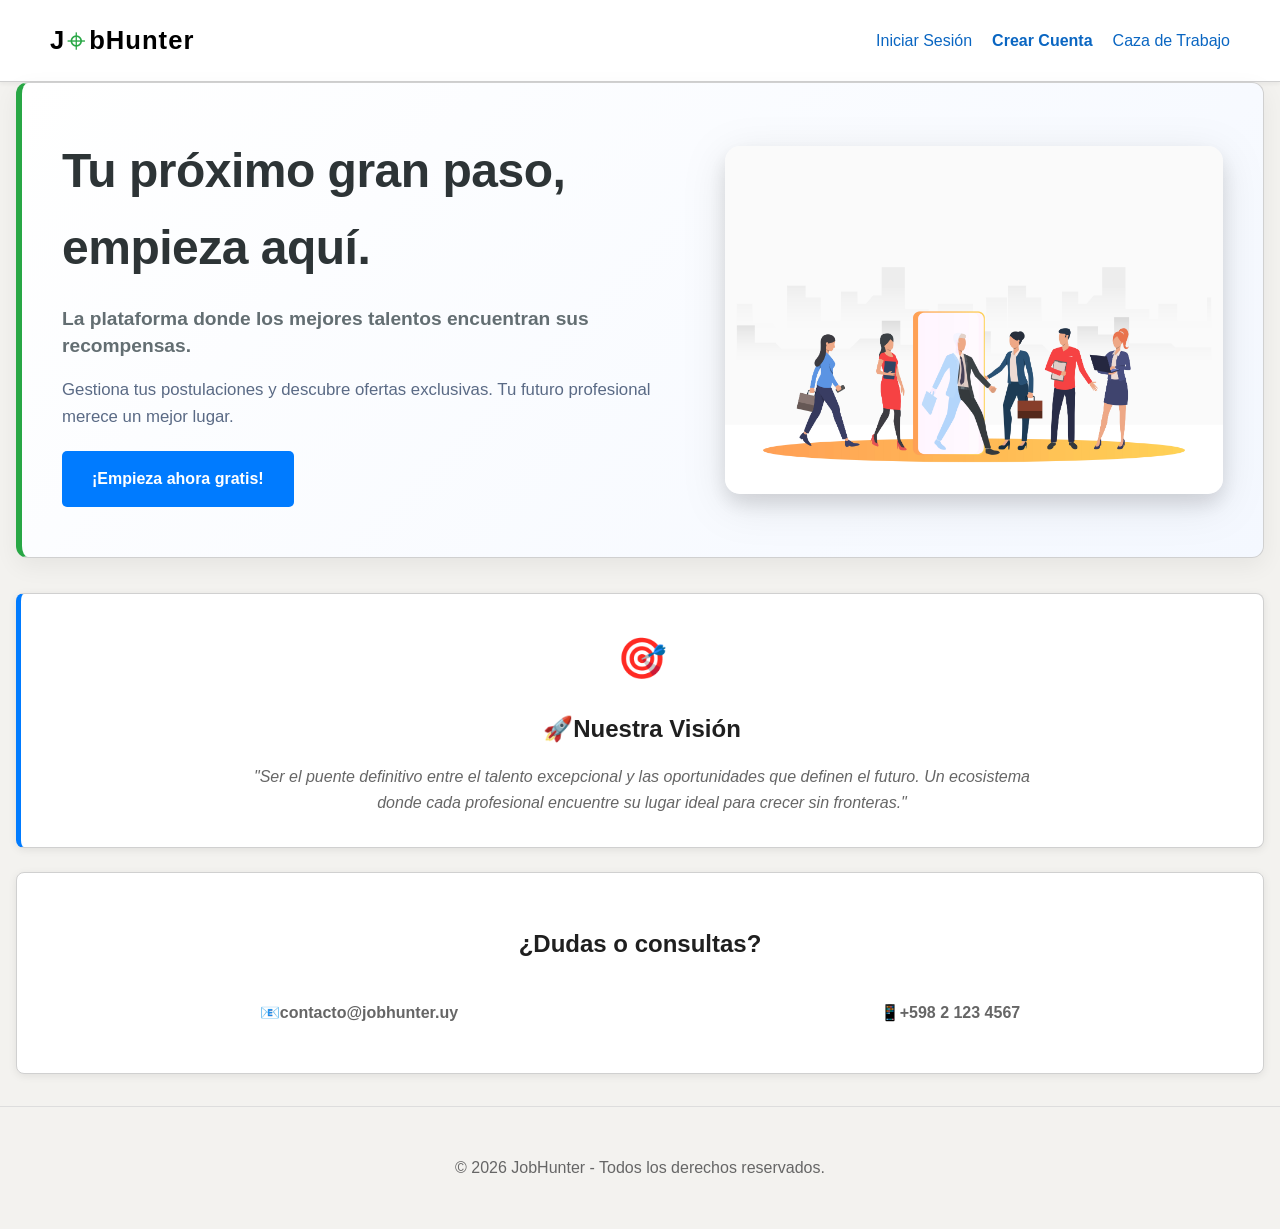
<file: index.html>
<!DOCTYPE html>
<html lang="es">
<head>
    <meta charset="UTF-8">
    <meta name="viewport" content="width=device-width, initial-scale=1.0">
    <title>JobHunter - Inicio</title>
    <link rel="stylesheet" href="estilos.css">
    <style>
        /* Estilos rápidos para darle vida al Hero */
        .hero {
            display: flex;
            align-items: center;
            gap: 40px;
            padding: 40px;
            background: linear-gradient(135deg, #f8f9fa 0%, #e9ecef 100%);
        }
        .hero-content {
            flex: 1;
        }
        .hero-content h1 {
            font-size: 3rem;
            margin-bottom: 10px;
            color: #2d3436;
        }
        .cta-button {
            display: inline-block;
            padding: 15px 30px;
            background-color: #007bff;
            color: white;
            text-decoration: none;
            border-radius: 5px;
            font-weight: bold;
            margin-top: 20px;
            transition: transform 0.2s;
        }
        .cta-button:hover {
            transform: scale(1.05);
            background-color: #0056b3;
        }
        .img-fluida {
            max-width: 100%;
            border-radius: 15px;
            box-shadow: 0 10px 20px rgba(0,0,0,0.1);
        }
        .mision-destacada {
            text-align: center;
            background-color: #ffffff;
            border-left: 5px solid #007bff;
        }
    </style>
</head>
<body class="pagina-interna">

<header>
    <nav class="navbar">
        <div class="logo">
            <a href="index.html">J<span class="mira-logo">⌖</span>bHunter</a>
        </div>
        <ul class="nav-links">
            <li><a href="login.html">Iniciar Sesión</a></li>
            <li><a href="registro.html" style="font-weight: bold;">Crear Cuenta</a></li>
            <li><a href="ofertas.html" class="btn-destacado">Caza de Trabajo</a></li>
        </ul>
    </nav>
</header>

    <div class="contenedor">

        <!-- Hero mejorado -->
        <section class="hero card">
            <div class="hero-content">
                <h1>Tu próximo gran paso, <br>empieza aquí.</h1>
                <p class="subtitulo" style="font-size: 1.2rem; color: #636e72;">La plataforma donde los mejores talentos encuentran sus recompensas.</p>
                <p>Gestiona tus postulaciones y descubre ofertas exclusivas. Tu futuro profesional merece un mejor lugar.</p>
                <a href="registro.html" class="cta-button">¡Empieza ahora gratis!</a>
            </div>
            <div class="hero-image">
                <img src="img/Imagen1.png" alt="Búsqueda de empleo" class="img-fluida">
            </div>
        </section>

        <!-- Misión con más énfasis -->
        <section class="card mision-destacada">
            <div class="mision-icono" style="font-size: 2.5rem; margin-bottom: 10px;">🎯</div>
            <h2>🚀Nuestra Visión</h2>
            <p class="texto-inspirador" style="font-style: italic; max-width: 800px; margin: 0 auto;">"Ser el puente definitivo entre el talento excepcional y las oportunidades que definen el futuro. Un ecosistema donde cada profesional encuentre su lugar ideal para crecer sin fronteras."</p>
        </section>

        <!-- Información con iconos simples -->
        <section class="card" style="text-align: center;">
            <h2>¿Dudas o consultas?</h2>
            <div style="display: flex; justify-content: space-around; margin-top: 20px;">
                <p>📧<strong>contacto@jobhunter.uy</strong></p>
                <p>📱<strong>+598 2 123 4567</strong></p>
            </div>
        </section>

    </div>

    <footer style="text-align: center; padding: 2rem; margin-top: 2rem; border-top: 1px solid #ddd; color: #666;">
        <p>&copy; 2026 JobHunter - Todos los derechos reservados.</p>
    </footer>

</body>
</html>
</file>
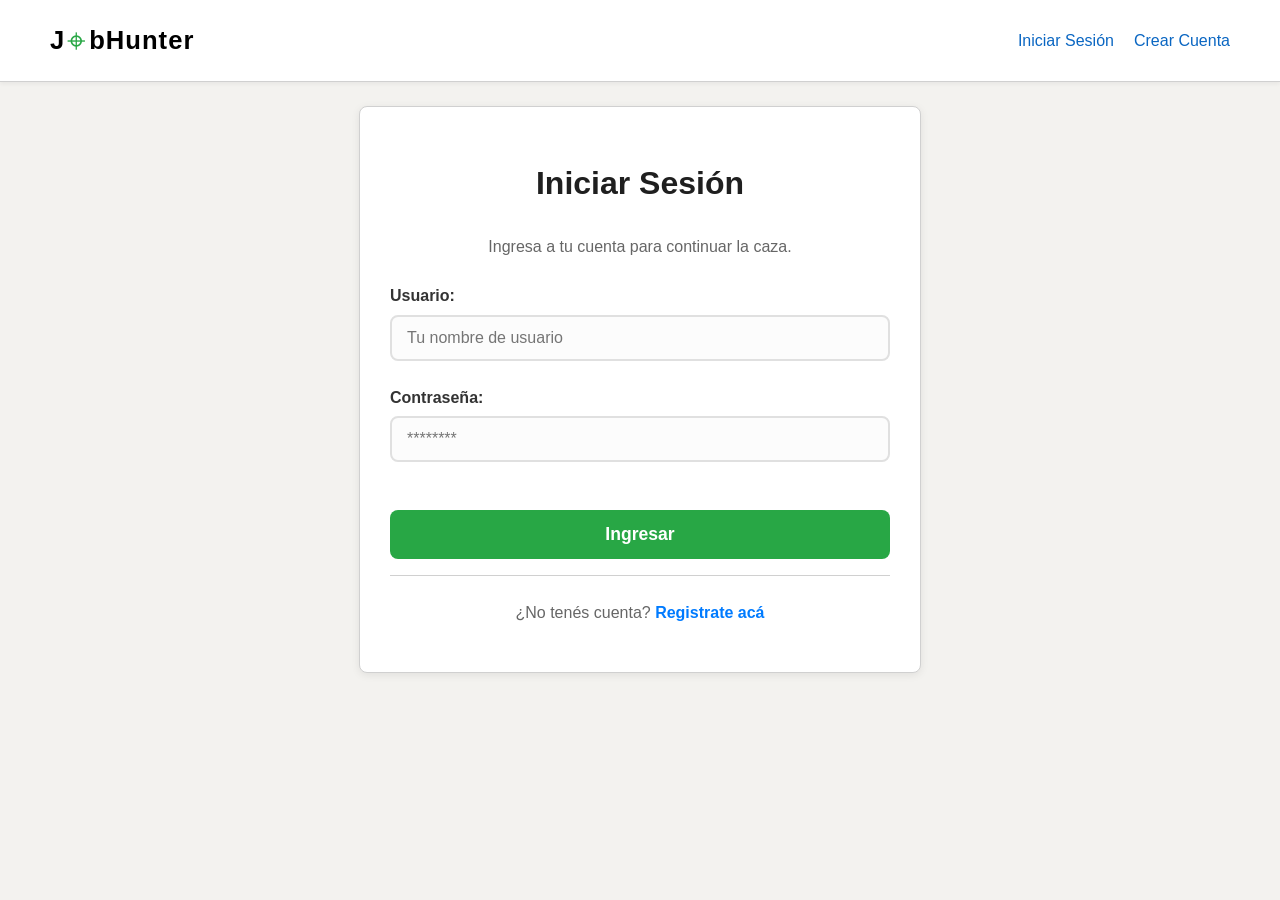
<file: crear_oferta.html>
<!DOCTYPE html>
<html lang="es">
<head>
    <meta charset="UTF-8">
    <title>Crear oferta - Administrador</title>
    <link rel="stylesheet" href="estilos.css">
</head>
<body class="pagina-interna">

<header>
    <nav class="navbar">
        <div class="logo">
            <a href="index.html">J<span class="mira-logo">⌖</span>bHunter</a>
        </div>
        
        <ul class="nav-links">
            <li id="liLogin"><a href="login.html">Iniciar Sesión</a></li>
            <li id="liRegistro"><a href="registro.html">Crear Cuenta</a></li>
            <li id="liOfertas"><a href="ofertas.html">Ofertas disponibles</a></li>
            <li id="liDestacadas"><a href="ofertas_destacadas.html">Ofertas Destacadas</a></li>
            <li id="liMisPostulaciones"><a href="mis_postulaciones.html">Mis Postulaciones</a></li>
            <li id="liPendientes"><a href="postulaciones_pendientes.html">Postulaciones Pendientes</a></li>
            <li id="liGestion"><a href="gestion_ofertas.html">Gestionar Ofertas</a></li>
            <li id="liCrearOferta"><a href="crear_oferta.html">Crear Oferta</a></li>
            <li id="liEstadisticas"><a href="estadisticas.html">Estadísticas</a></li>
            <li id="liCerrarSesion"><a href="login.html" id="linkCerrarSesion">Cerrar Sesión</a></li>
        </ul>
    </nav>
</header>

    <div class="contenedor">
        <h1>Crear oferta laboral</h1>
        <p class="subtitulo">Completa el formulario para publicar una nueva oferta. El ID se genera con el formato <strong>JOB_OFFER_nroAutoincremental</strong>.</p>

        <div class="card">
            <div class="form-grupo">
                <label>Título de la oferta:</label>
                <input type="text" id="txtTituloOferta">
            </div>

            <div class="form-grupo">
                <label>Nombre de la empresa:</label>
                <input type="text" id="txtEmpresaOferta">
            </div>

            <div class="form-grupo">
                <label>Descripción de la oferta:</label>
                <textarea id="txtDescripcionOferta"></textarea>
            </div>

            <div class="form-grupo">
                <label>Nivel requerido:</label>
                <select id="slcNivelOferta">
                    <option>Junior</option>
                    <option>Semi-Senior</option>
                    <option>Senior</option>
                </select>
            </div>

            <div class="form-grupo">
                <label>Área:</label>
                <select id="slcAreaOferta">
                    <option>Tecnología</option>
                    <option>Diseño</option>
                    <option>Marketing</option>
                    <option>Administración</option>
                    <option>Otros</option>
                </select>
            </div>

            <div class="form-grupo">
                <label>Límite de postulaciones:</label>
                <input type="number" id="txtLimitePostulaciones">
            </div>

            <div class="form-grupo">
                <label>Cantidad de vacantes:</label>
                <input type="number" id="txtCantidadVacantes">
            </div>

            <div class="form-grupo">
                <label>
                    <input type="checkbox" id="chkOfertaDestacada"> Oferta destacada
                </label>
            </div>

            <button type="button" id="btnCrearOferta" class="boton">Crear oferta</button>

            <p id="pMensajeOferta" class="mt-2"></p>

            <hr class="separador">
            <a href="gestion_ofertas.html" class="btn-secundario">← Volver a Gestionar Ofertas</a>
        </div>
    </div>

    <script src="js/ofertas.js"></script>
    <script src="js/nav.js"></script>
</body>
</html>
</file>
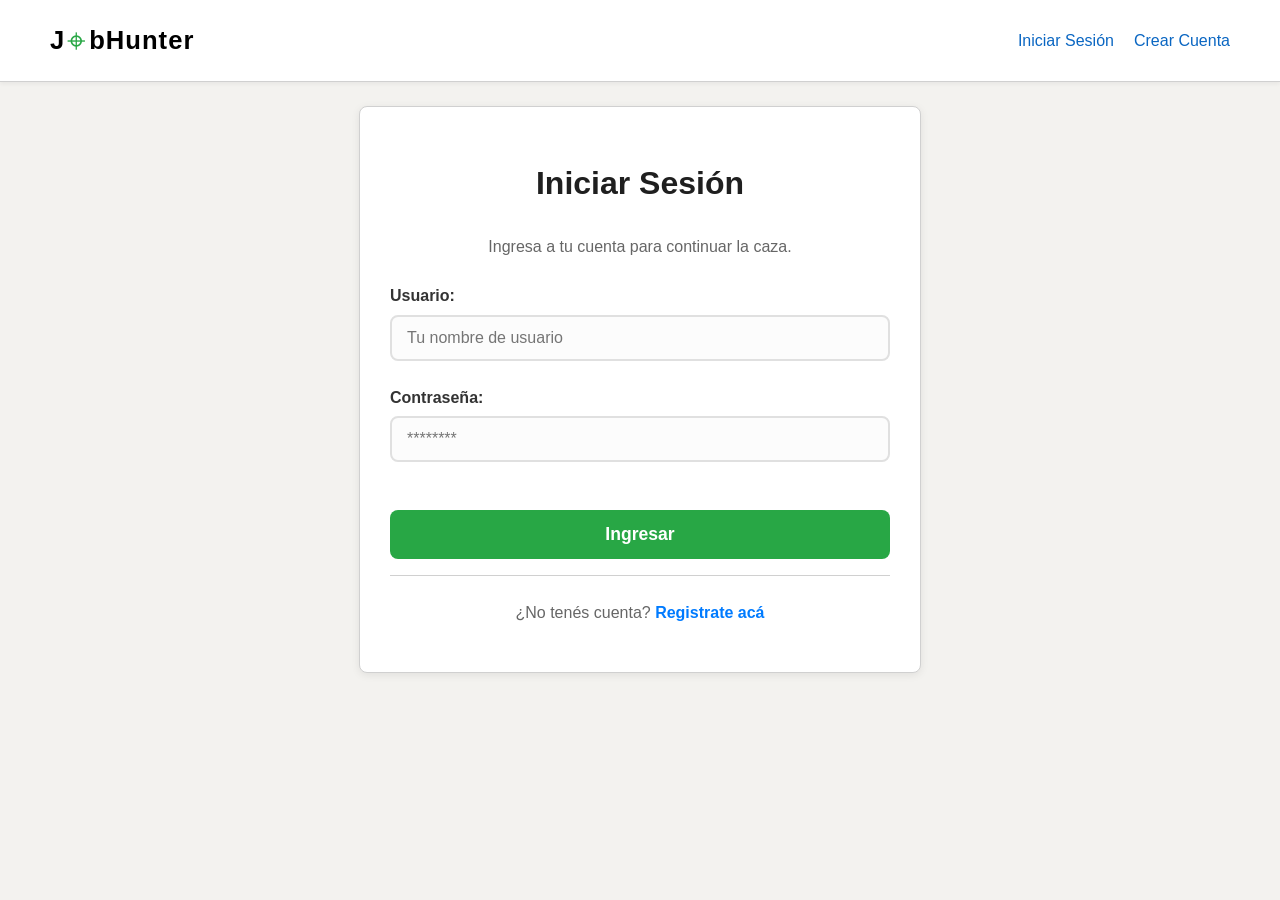
<file: editar_oferta.html>
<!DOCTYPE html>
<html lang="es">
<head>
    <meta charset="UTF-8">
    <title>Editar oferta - Administrador</title>
    <link rel="stylesheet" href="estilos.css">
</head>
<body class="pagina-interna">

<header>
    <nav class="navbar">
        <div class="logo">
            <a href="index.html">J<span class="mira-logo">⌖</span>bHunter</a>
        </div>
        
        <ul class="nav-links">
            <li id="liLogin"><a href="login.html">Iniciar Sesión</a></li>
            <li id="liRegistro"><a href="registro.html">Crear Cuenta</a></li>
            <li id="liOfertas"><a href="ofertas.html">Ofertas disponibles</a></li>
            <li id="liDestacadas"><a href="ofertas_destacadas.html">Ofertas Destacadas</a></li>
            <li id="liMisPostulaciones"><a href="mis_postulaciones.html">Mis Postulaciones</a></li>
            <li id="liPendientes"><a href="postulaciones_pendientes.html">Postulaciones Pendientes</a></li>
            <li id="liGestion"><a href="gestion_ofertas.html">Gestionar Ofertas</a></li>
            <li id="liCrearOferta"><a href="crear_oferta.html">Crear Oferta</a></li>
            <li id="liEstadisticas"><a href="estadisticas.html">Estadísticas</a></li>
            <li id="liCerrarSesion"><a href="login.html" id="linkCerrarSesion">Cerrar Sesión</a></li>
        </ul>
    </nav>
</header>

    <div class="contenedor">
        <h1>Editar oferta laboral</h1>
        <p class="subtitulo">Modifica los datos de la oferta seleccionada. El ID no es editable.</p>

        <div class="card">
            <div class="form-grupo">
                <label>ID de la oferta:</label>
                <input type="text" id="txtIdOfertaEditar" value="JOB_OFFER_1" readonly>
            </div>

            <div class="form-grupo">
                <label>Título de la oferta:</label>
                <input type="text" id="txtTituloOfertaEditar" value="Pasante Backend">
            </div>

            <div class="form-grupo">
                <label>Nombre de la empresa:</label>
                <input type="text" id="txtEmpresaOfertaEditar" value="Sabre">
            </div>

            <div class="form-grupo">
                <label>Descripción de la oferta:</label>
                <textarea id="txtDescripcionOfertaEditar">Apoyar al equipo de desarrollo en la implementación de servicios backend para soluciones de la industria del turismo.</textarea>
            </div>

            <div class="form-grupo">
                <label>Nivel requerido:</label>
                <select id="slcNivelOfertaEditar">
                    <option>Junior</option>
                    <option>Semi-Senior</option>
                    <option>Senior</option>
                </select>
            </div>

            <div class="form-grupo">
                <label>Área:</label>
                <select id="slcAreaOfertaEditar">
                    <option>Tecnología</option>
                    <option>Diseño</option>
                    <option>Marketing</option>
                    <option>Administración</option>
                    <option>Otros</option>
                </select>
            </div>

            <div class="form-grupo">
                <label>Límite de postulaciones:</label>
                <input type="number" id="txtLimitePostulacionesEditar" value="20">
            </div>

            <div class="form-grupo">
                <label>Cantidad de vacantes:</label>
                <input type="number" id="txtCantidadVacantesEditar" value="2">
            </div>

            <div class="form-grupo">
                <label>
                    <input type="checkbox" id="chkOfertaDestacadaEditar" checked> Oferta destacada
                </label>
            </div>

            <button type="button" id="btnGuardarOferta" class="boton">Guardar cambios</button>
            <a href="gestion_ofertas.html" class="btn-secundario">Cancelar</a>

            <p id="pMensajeEdicion" class="mt-2"></p>
        </div>
    </div>

    <script src="js/editar_oferta.js"></script>
    <script src="js/nav.js"></script>
</body>
</html>
</file>
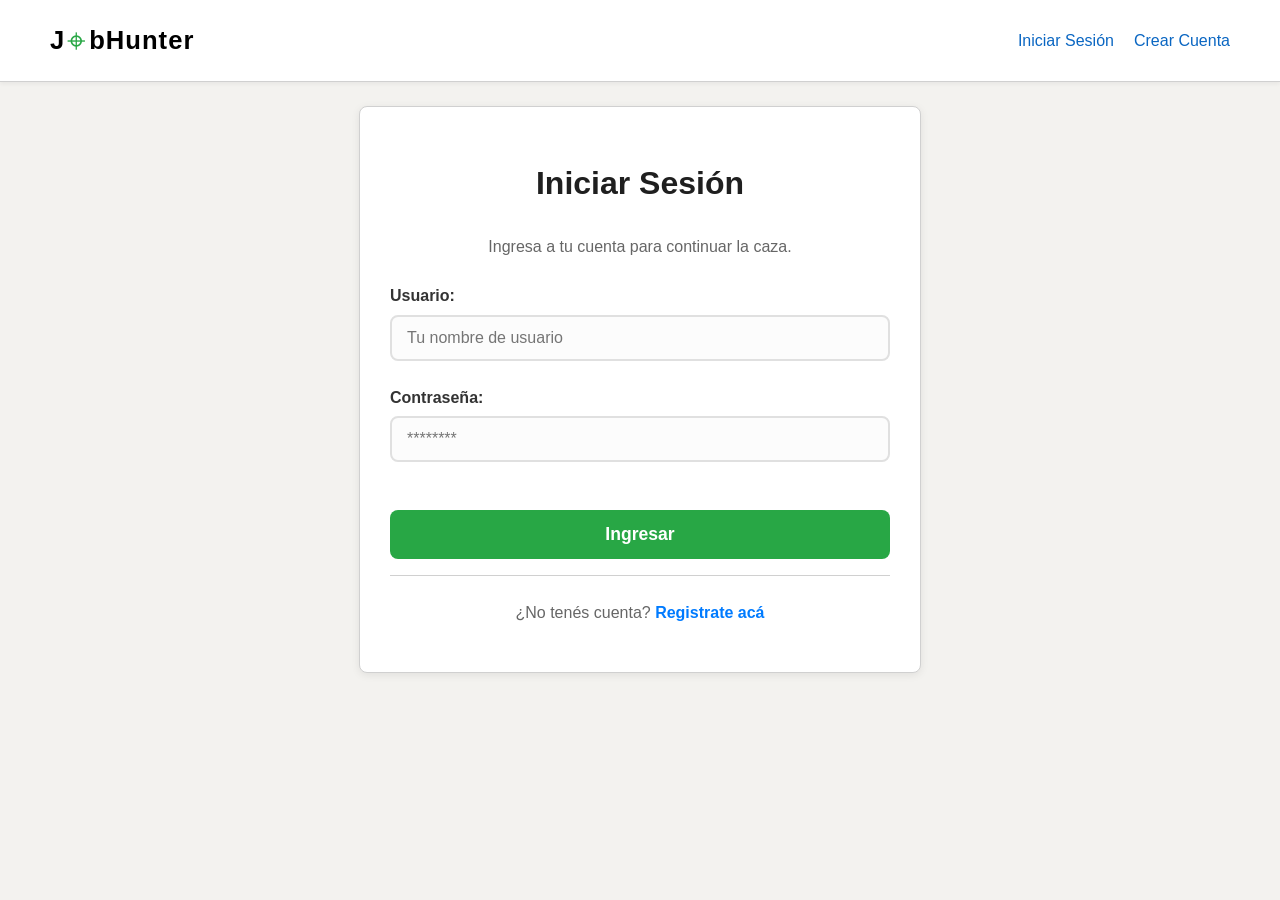
<file: estadisticas.html>
<!DOCTYPE html>
<html lang="es">
<head>
    <meta charset="UTF-8">
    <title>Estadísticas - Administrador</title>
    <link rel="stylesheet" href="estilos.css">
</head>
<body class="pagina-interna">
<header>
    <nav class="navbar">
        <div class="logo">
            <a href="index.html">J<span class="mira-logo">⌖</span>bHunter</a>
        </div>
        
        <ul class="nav-links">
            <li id="liLogin"><a href="login.html">Iniciar Sesión</a></li>
            <li id="liRegistro"><a href="registro.html">Crear Cuenta</a></li>
            <li id="liOfertas"><a href="ofertas.html">Ofertas disponibles</a></li>
            <li id="liDestacadas"><a href="ofertas_destacadas.html">Ofertas Destacadas</a></li>
            <li id="liMisPostulaciones"><a href="mis_postulaciones.html">Mis Postulaciones</a></li>
            <li id="liPendientes"><a href="postulaciones_pendientes.html">Postulaciones Pendientes</a></li>
            <li id="liGestion"><a href="gestion_ofertas.html">Gestionar Ofertas</a></li>
            <li id="liCrearOferta"><a href="crear_oferta.html">Crear Oferta</a></li>
            <li id="liEstadisticas"><a href="estadisticas.html">Estadísticas</a></li>
            <li id="liCerrarSesion"><a href="login.html" id="linkCerrarSesion">Cerrar Sesión</a></li>
        </ul>
    </nav>
</header>
    
    <div class="contenedor">
        <h1>Estadísticas del sistema</h1>
        <p class="subtitulo">Datos generales del sistema. Estas estadísticas son solo de lectura.</p>

        <!-- A) Tabla de postulaciones por oferta -->
        <div class="card">
            <h3>Postulaciones por oferta</h3>

            <div class="buscador-container" style="margin-bottom: 15px;">
                <input type="text" id="buscadorEstadisticas"
                    placeholder="Buscar por título de oferta..."
                    style="width: 100%; padding: 10px; border: 1px solid #D0D0D0; border-radius: 4px;">
            </div>

            <table class="tabla" id="tablaEstadisticas">
                <thead>
                    <tr>
                        <th>Oferta</th>
                        <th>Pendientes</th>
                        <th>Aceptadas</th>
                        <th>Rechazadas</th>
                        <th>Total postulaciones</th>
                    </tr>
                </thead>
                <tbody>
                    <tr>
                        <td>Pasante Backend</td>
                        <td>2</td>
                        <td>0</td>
                        <td>0</td>
                        <td>2</td>
                    </tr>
                    <tr>
                        <td>Desarrollador Full Stack</td>
                        <td>1</td>
                        <td>1</td>
                        <td>0</td>
                        <td>2</td>
                    </tr>
                    <tr>
                        <td>Analista de Datos</td>
                        <td>1</td>
                        <td>0</td>
                        <td>0</td>
                        <td>1</td>
                    </tr>
                    <tr>
                        <td>Ingeniero DevOps</td>
                        <td>0</td>
                        <td>0</td>
                        <td>0</td>
                        <td>0</td>
                    </tr>
                    <tr>
                        <td>Diseñador UX/UI</td>
                        <td>0</td>
                        <td>1</td>
                        <td>0</td>
                        <td>1</td>
                    </tr>
                    <tr>
                        <td>Especialista en Marketing Digital</td>
                        <td>1</td>
                        <td>0</td>
                        <td>0</td>
                        <td>1</td>
                    </tr>
                    <tr>
                        <td>Consultor SAP Junior</td>
                        <td>1</td>
                        <td>0</td>
                        <td>0</td>
                        <td>1</td>
                    </tr>
                    <tr>
                        <td>Desarrollador Java</td>
                        <td>0</td>
                        <td>0</td>
                        <td>1</td>
                        <td>1</td>
                    </tr>
                    <tr>
                        <td>Analista de Recursos Humanos</td>
                        <td>0</td>
                        <td>0</td>
                        <td>1</td>
                        <td>1</td>
                    </tr>
                    <tr>
                        <td>Desarrollador GeneXus</td>
                        <td>0</td>
                        <td>0</td>
                        <td>0</td>
                        <td>0</td>
                    </tr>
                </tbody>
            </table>
        </div>

        <!-- C) Total de ofertas por estado -->
        <div class="card mt-3">
            <h3>Total de ofertas por estado</h3>
            <p><strong>Activas:</strong> 8</p>
            <p><strong>Inactivas:</strong> 1</p>
            <p><strong>Cerradas:</strong> 1</p>
        </div>

        <!-- D) Porcentaje de vacantes cubiertas -->
        <div class="card mt-3">
            <h3>Porcentaje de vacantes cubiertas</h3>
            <p><strong>Vacantes cubiertas / Total de vacantes ofrecidas:</strong> 4 / 22 = 18%</p>
        </div>

        <!-- E) Postulante con más postulaciones activas -->
        <div class="card mt-3">
            <h3>Postulante con más postulaciones activas</h3>
            <p><strong>usuario1</strong> — 3 postulaciones en estado Pendiente</p>
        </div>
    </div>

    <script src="js/estadisticas.js"></script>
    <script src="js/nav.js"></script>
</body>
</html>
</file>
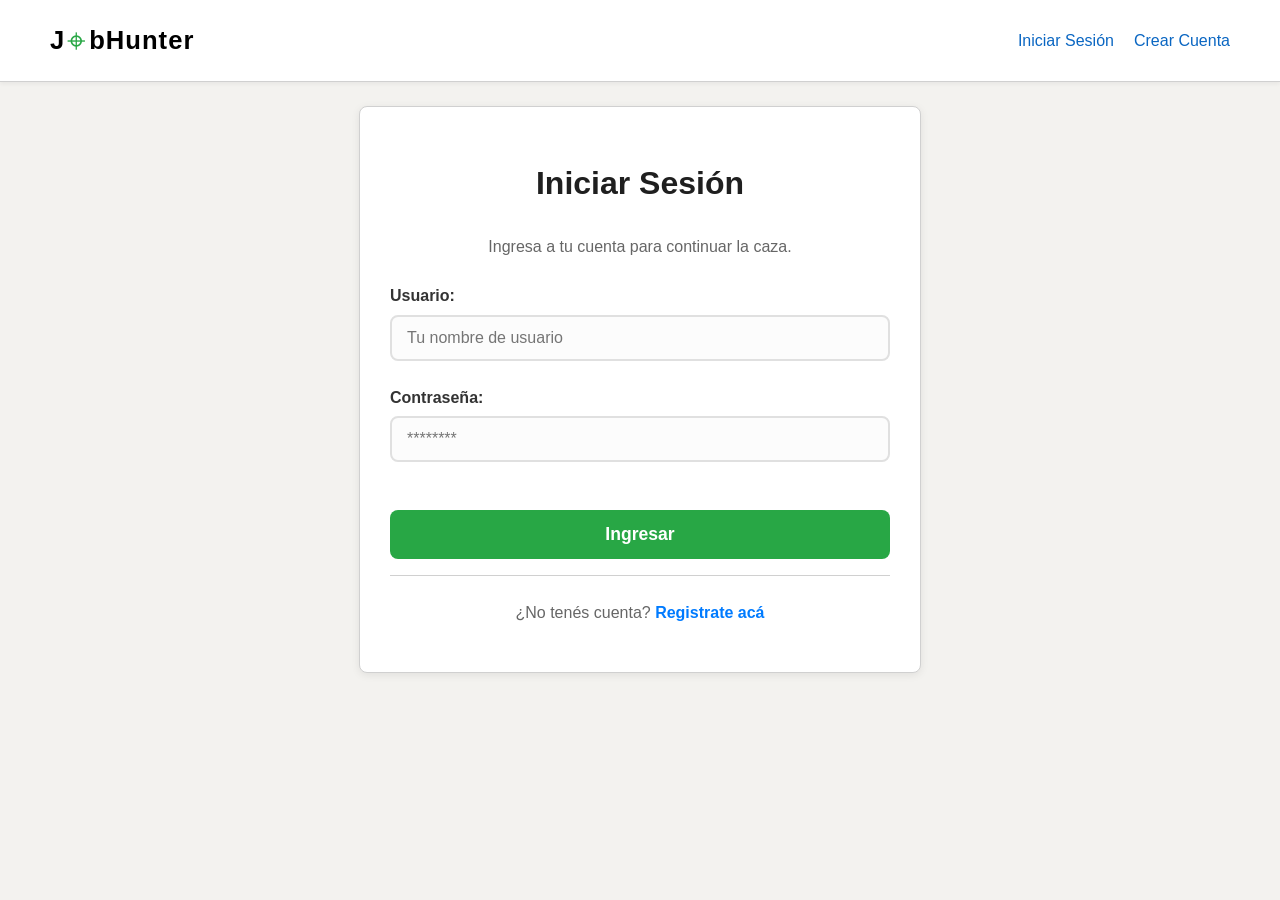
<file: gestion_ofertas.html>
<!DOCTYPE html>
<html lang="es">

<head>
    <meta charset="UTF-8">
    <title>Gestión de Ofertas - Administrador</title>
    <link rel="stylesheet" href="estilos.css">
</head>

<body class="pagina-interna">
<header>
    <nav class="navbar">
        <div class="logo">
            <a href="index.html">J<span class="mira-logo">⌖</span>bHunter</a>
        </div>
        
        <ul class="nav-links">
            <li id="liLogin"><a href="login.html">Iniciar Sesión</a></li>
            <li id="liRegistro"><a href="registro.html">Crear Cuenta</a></li>
            <li id="liOfertas"><a href="ofertas.html">Ofertas disponibles</a></li>
            <li id="liDestacadas"><a href="ofertas_destacadas.html">Ofertas Destacadas</a></li>
            <li id="liMisPostulaciones"><a href="mis_postulaciones.html">Mis Postulaciones</a></li>
            <li id="liPendientes"><a href="postulaciones_pendientes.html">Postulaciones Pendientes</a></li>
            <li id="liGestion"><a href="gestion_ofertas.html">Gestionar Ofertas</a></li>
            <li id="liCrearOferta"><a href="crear_oferta.html">Crear Oferta</a></li>
            <li id="liEstadisticas"><a href="estadisticas.html">Estadísticas</a></li>
            <li id="liCerrarSesion"><a href="login.html" id="linkCerrarSesion">Cerrar Sesión</a></li>
        </ul>
    </nav>
</header>

    <div class="contenedor">
        <h1>Gestionar ofertas laborales</h1>
        <p class="subtitulo">Listado completo de ofertas (activas, inactivas y cerradas).</p>

        <div class="mt-2">
            <a href="crear_oferta.html" class="btn-principal">+ Crear nueva oferta</a>
        </div>

        <div class="buscador-container" style="margin: 20px 0;">
            <input type="text" id="buscadorOfertas"
                placeholder="Buscar por puesto o empresa..."
                style="width: 100%; padding: 10px; border: 1px solid #D0D0D0; border-radius: 4px;">
        </div>

        <table class="tabla">
            <thead>
                <tr>
                    <th>ID</th>
                    <th>Puesto</th>
                    <th>Empresa</th>
                    <th>Nivel</th>
                    <th>Área</th>
                    <th>Límite Postulaciones</th>
                    <th>Vacantes</th>
                    <th>Destacada</th>
                    <th>Estado</th>
                    <th>Acción</th>
                </tr>
            </thead>
            <tbody id="tbodyOfertasAdmin">
            </tbody>
        </table>
    </div>

    <script src="js/ofertas.js"></script>
    <script src="js/nav.js"></script>
</body>

</html>
</file>
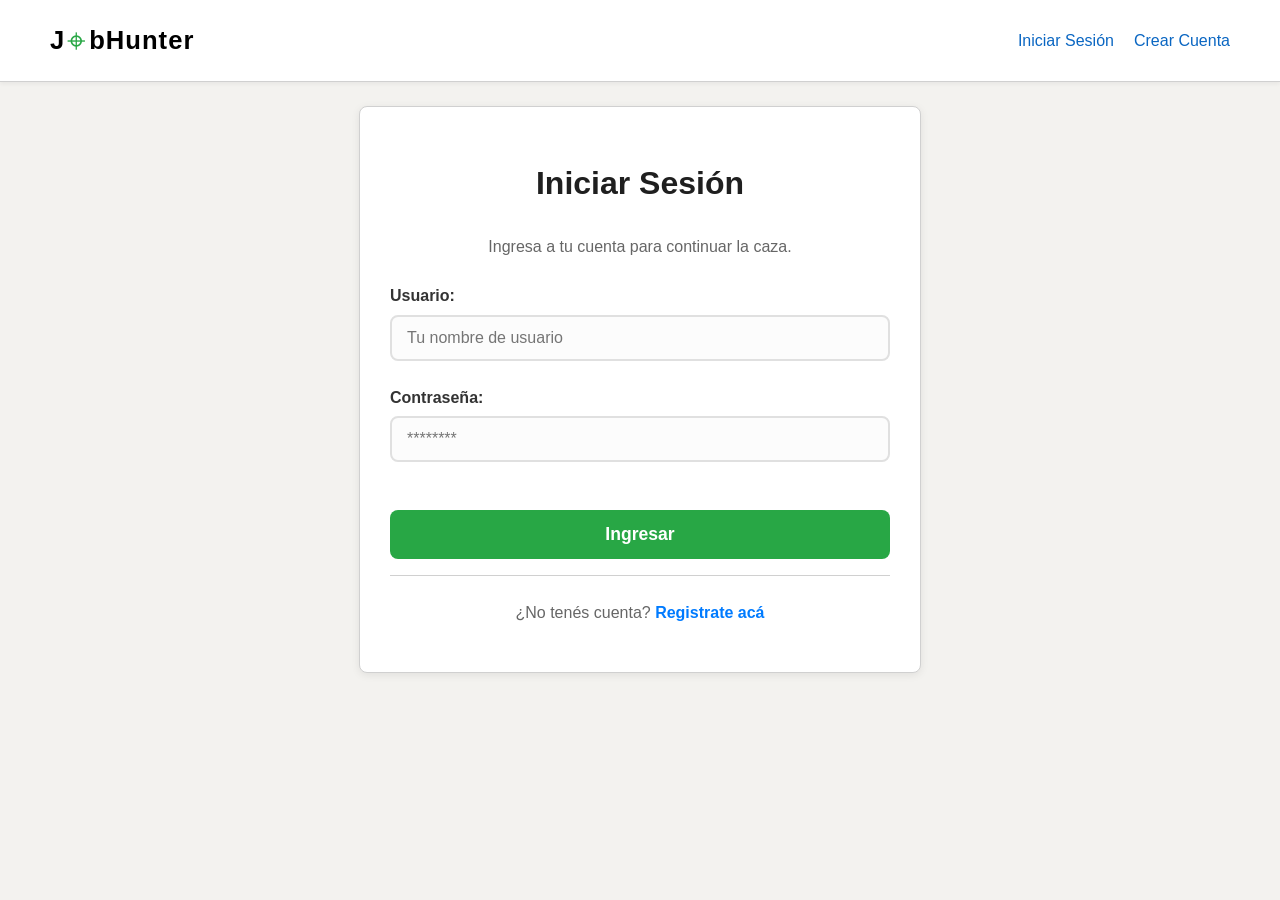
<file: login.html>
<!DOCTYPE html>
<html lang="es">
<head>
    <meta charset="UTF-8">
    <meta name="viewport" content="width=device-width, initial-scale=1.0">
    <title>JobHunter - Iniciar Sesión</title>
    <link rel="stylesheet" href="estilos.css">
</head>
<body class="pagina-login">

<header>
    <nav class="navbar">
        <div class="logo">
            <a href="index.html">J<span class="mira-logo">⌖</span>bHunter</a>
        </div>
        
        <ul class="nav-links">
            <li id="liLogin"><a href="login.html">Iniciar Sesión</a></li>
            <li id="liRegistro"><a href="registro.html">Crear Cuenta</a></li>
            <li id="liOfertas"><a href="ofertas.html">Ofertas disponibles</a></li>
            <li id="liDestacadas"><a href="ofertas_destacadas.html">Ofertas Destacadas</a></li>
            <li id="liMisPostulaciones"><a href="mis_postulaciones.html">Mis Postulaciones</a></li>
            <li id="liPendientes"><a href="postulaciones_pendientes.html">Postulaciones Pendientes</a></li>
            <li id="liGestion"><a href="gestion_ofertas.html">Gestionar Ofertas</a></li>
            <li id="liCrearOferta"><a href="crear_oferta.html">Crear Oferta</a></li>
            <li id="liEstadisticas"><a href="estadisticas.html">Estadísticas</a></li>
            <li id="liCerrarSesion"><a href="login.html" id="linkCerrarSesion">Cerrar Sesión</a></li>
        </ul>
    </nav>
</header>

    <div class="contenedor mt-3">
        <div class="card form-card card-login">
            <h1 class="text-center">Iniciar Sesión</h1>
            <p class="subtitulo text-center">Ingresa a tu cuenta para continuar la caza.</p>
            
            <div class="form-grupo campo mt-3">
                <label for="txtUserLogin">Usuario:</label>
                <input type="text" id="txtUserLogin" class="form-control" placeholder="Tu nombre de usuario">
            </div>
            
            <div class="form-grupo campo">
                <label for="txtPassLogin">Contraseña:</label>
                <input type="password" id="txtPassLogin" class="form-control" placeholder="********">
            </div>
            
            <button id="btnLogin" class="btn-principal mt-3">Ingresar</button>
            
            <div id="pErrorLogin" class="mensaje-error mt-2" style="display: none; color: #dc3545; text-align: center; font-weight: bold;"></div>
            
            <hr class="separador">
            <p class="text-center mt-3">¿No tenés cuenta? <a href="registro.html" class="link-destacado">Registrate acá</a></p>
        </div>
    </div>

    <script src="js/usuarios.js"></script>
    <script src="js/login.js"></script>
    <script src="js/nav.js"></script>
</body>
</html>
</file>
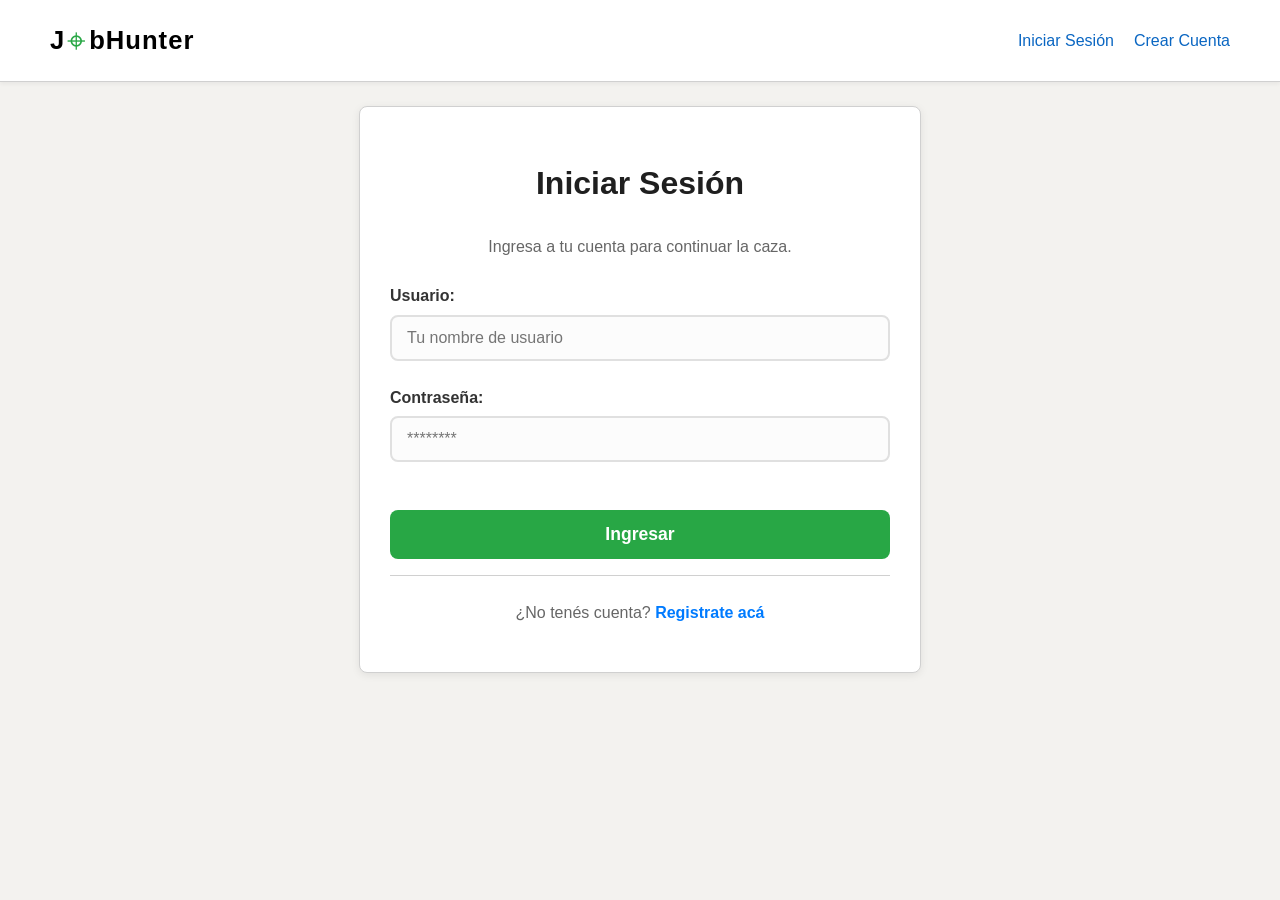
<file: mis_postulaciones.html>
<!DOCTYPE html>
<html lang="es">
<head>
    <meta charset="UTF-8">
    <title>Mis Postulaciones - Cartelera Laboral</title>
    <link rel="stylesheet" href="estilos.css">
</head>
<body class="pagina-interna">

<header>
    <nav class="navbar">
        <div class="logo">
            <a href="index.html">J<span class="mira-logo">⌖</span>bHunter</a>
        </div>
        
        <ul class="nav-links">
            <li id="liLogin"><a href="login.html">Iniciar Sesión</a></li>
            <li id="liRegistro"><a href="registro.html">Crear Cuenta</a></li>
            <li id="liOfertas"><a href="ofertas.html">Ofertas disponibles</a></li>
            <li id="liDestacadas"><a href="ofertas_destacadas.html">Ofertas Destacadas</a></li>
            <li id="liMisPostulaciones"><a href="mis_postulaciones.html">Mis Postulaciones</a></li>
            <li id="liPendientes"><a href="postulaciones_pendientes.html">Postulaciones Pendientes</a></li>
            <li id="liGestion"><a href="gestion_ofertas.html">Gestionar Ofertas</a></li>
            <li id="liCrearOferta"><a href="crear_oferta.html">Crear Oferta</a></li>
            <li id="liEstadisticas"><a href="estadisticas.html">Estadísticas</a></li>
            <li id="liCerrarSesion"><a href="login.html" id="linkCerrarSesion">Cerrar Sesión</a></li>
        </ul>
    </nav>
</header>
    
    <div class="contenedor">
        <h1>Mis Postulaciones</h1>
        <p class="subtitulo">Historial de todas tus postulaciones. El estado puede ser: Pendiente, Aceptada o Rechazada.</p>
        
        <div class="card">
            <table class="tabla">
                <thead>
                    <tr>
                        <th>ID Postulación</th>
                        <th>Oferta</th>
                        <th>Empresa</th>
                        <th>Nivel requerido</th>
                        <th>Área</th>
                        <th>Vacantes</th>
                        <th>Límite postulaciones</th>
                        <th>Estado</th>
                    </tr>
                </thead>
                <tbody>
                    <tr>
                        <td>JOB_1</td>
                        <td>Pasante Backend</td>
                        <td>Sabre</td>
                        <td>Junior</td>
                        <td>Tecnología</td>
                        <td>2</td>
                        <td>20</td>
                        <td>Pendiente</td>
                    </tr>
                    <tr>
                        <td>JOB_2</td>
                        <td>Desarrollador Full Stack</td>
                        <td>Globant</td>
                        <td>Semi-Senior</td>
                        <td>Tecnología</td>
                        <td>3</td>
                        <td>15</td>
                        <td>Pendiente</td>
                    </tr>
                    <tr>
                        <td>JOB_3</td>
                        <td>Analista de Datos</td>
                        <td>Mercado Libre</td>
                        <td>Semi-Senior</td>
                        <td>Tecnología</td>
                        <td>2</td>
                        <td>12</td>
                        <td>Pendiente</td>
                    </tr>
                    <tr>
                        <td>JOB_4</td>
                        <td>Diseñador UX/UI</td>
                        <td>PedidosYa</td>
                        <td>Semi-Senior</td>
                        <td>Diseño</td>
                        <td>2</td>
                        <td>10</td>
                        <td>Aceptada</td>
                    </tr>
                    <tr>
                        <td>JOB_5</td>
                        <td>Desarrollador Web</td>
                        <td>Tech Corp</td>
                        <td>Junior</td>
                        <td>Tecnología</td>
                        <td>1</td>
                        <td>8</td>
                        <td>Rechazada</td>
                    </tr>
                    <tr>
                        <td>JOB_6</td>
                        <td>Community Manager</td>
                        <td>Data INC</td>
                        <td>Junior</td>
                        <td>Marketing</td>
                        <td>1</td>
                        <td>10</td>
                        <td>Rechazada</td>
                    </tr>
                    <tr>
                        <td>JOB_7</td>
                        <td>QA Tester</td>
                        <td>Globant</td>
                        <td>Junior</td>
                        <td>Tecnología</td>
                        <td>2</td>
                        <td>12</td>
                        <td>Aceptada</td>
                    </tr>
                </tbody>
            </table>
        </div>
    </div>
    <script src="js/nav.js"></script>
</body>
</html>
</file>
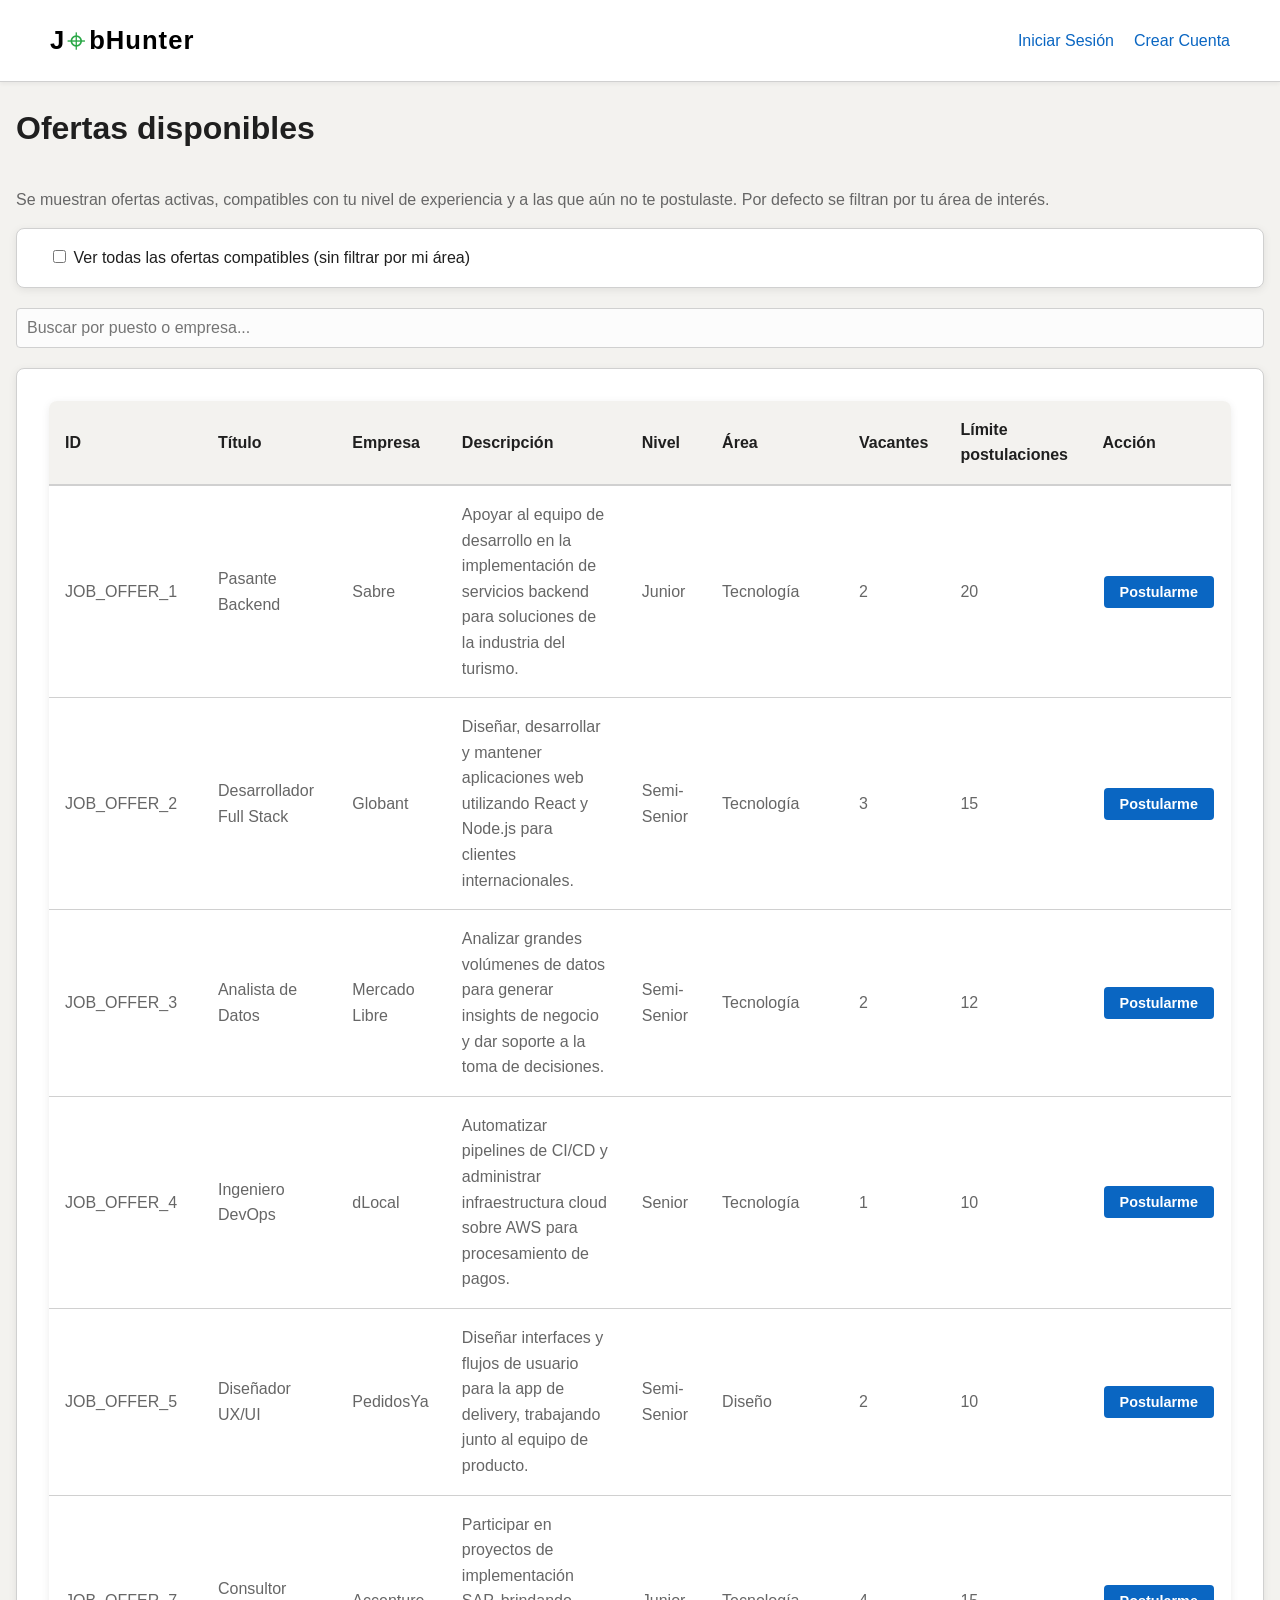
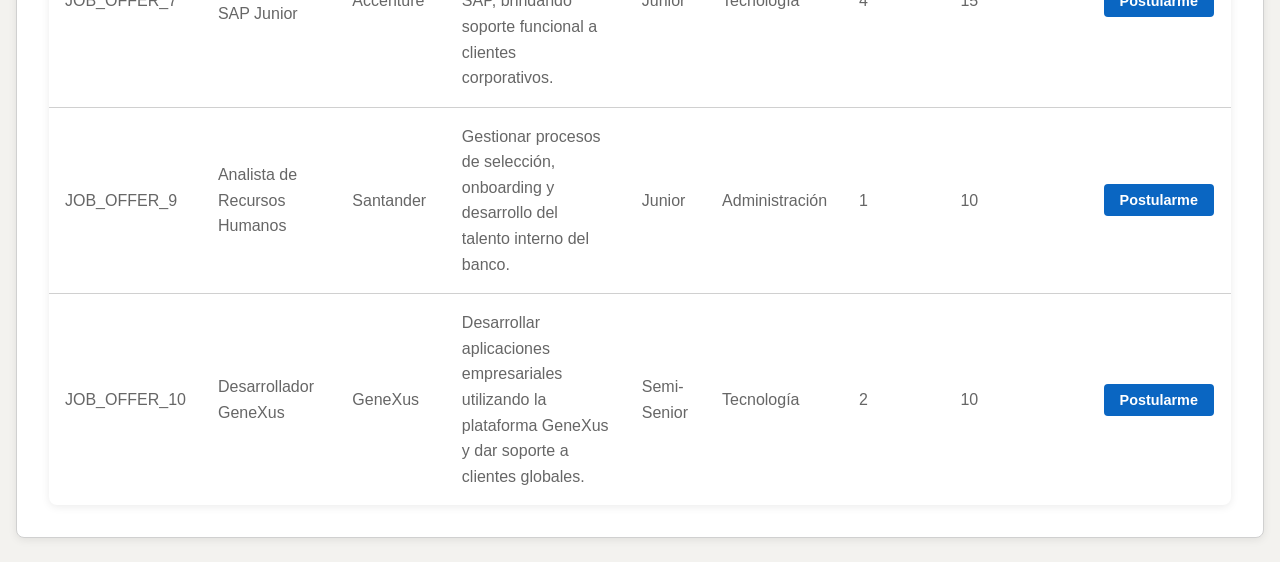
<file: ofertas.html>
<!DOCTYPE html>
<html lang="es">
<head>
    <meta charset="UTF-8">
    <meta name="viewport" content="width=device-width, initial-scale=1.0">
    <title>JobHunter - Ofertas Laborales</title>
    <link rel="stylesheet" href="estilos.css">
</head>
<body class="pagina-interna">

<header>
    <nav class="navbar">
        <div class="logo">
            <a href="index.html">J<span class="mira-logo">⌖</span>bHunter</a>
        </div>
        
        <ul class="nav-links">
            <li id="liLogin"><a href="login.html">Iniciar Sesión</a></li>
            <li id="liRegistro"><a href="registro.html">Crear Cuenta</a></li>
            <li id="liOfertas"><a href="ofertas.html">Ofertas disponibles</a></li>
            <li id="liDestacadas"><a href="ofertas_destacadas.html">Ofertas Destacadas</a></li>
            <li id="liMisPostulaciones"><a href="mis_postulaciones.html">Mis Postulaciones</a></li>
            <li id="liPendientes"><a href="postulaciones_pendientes.html">Postulaciones Pendientes</a></li>
            <li id="liGestion"><a href="gestion_ofertas.html">Gestionar Ofertas</a></li>
            <li id="liCrearOferta"><a href="crear_oferta.html">Crear Oferta</a></li>
            <li id="liEstadisticas"><a href="estadisticas.html">Estadísticas</a></li>
            <li id="liCerrarSesion"><a href="login.html" id="linkCerrarSesion">Cerrar Sesión</a></li>
        </ul>
    </nav>
</header>

    <div class="contenedor">
        <h1>Ofertas disponibles</h1>
        <p class="subtitulo">Se muestran ofertas activas, compatibles con tu nivel de experiencia y a las que aún no te postulaste. Por defecto se filtran por tu área de interés.</p>

        <div class="card" style="margin-bottom: 20px; padding: 1rem 2rem;">
            <label>
                <input type="checkbox" id="chkVerTodasOfertas"> Ver todas las ofertas compatibles (sin filtrar por mi área)
            </label>
        </div>

        <div class="buscador-container" style="margin-bottom: 20px;">
            <input type="text" id="buscadorOfertas"
                   placeholder="Buscar por puesto o empresa..."
                   style="width: 100%; padding: 10px; border: 1px solid #D0D0D0; border-radius: 4px;">
        </div>

        <div class="card">
            <div id="contenedorOfertas">
                <table class="tabla">
                    <thead>
                        <tr>
                            <th>ID</th>
                            <th>Título</th>
                            <th>Empresa</th>
                            <th>Descripción</th>
                            <th>Nivel</th>
                            <th>Área</th>
                            <th>Vacantes</th>
                            <th>Límite postulaciones</th>
                            <th>Acción</th>
                        </tr>
                    </thead>
                    <tbody id="tbodyOfertasPostulante">
                    </tbody>
                </table>
            </div>
        </div>

        <p id="pMensajePostulacion" class="mt-2"></p>
    </div>

    <script src="js/ofertas.js"></script>
    <script src="js/nav.js"></script>
</body>
</html>
</file>
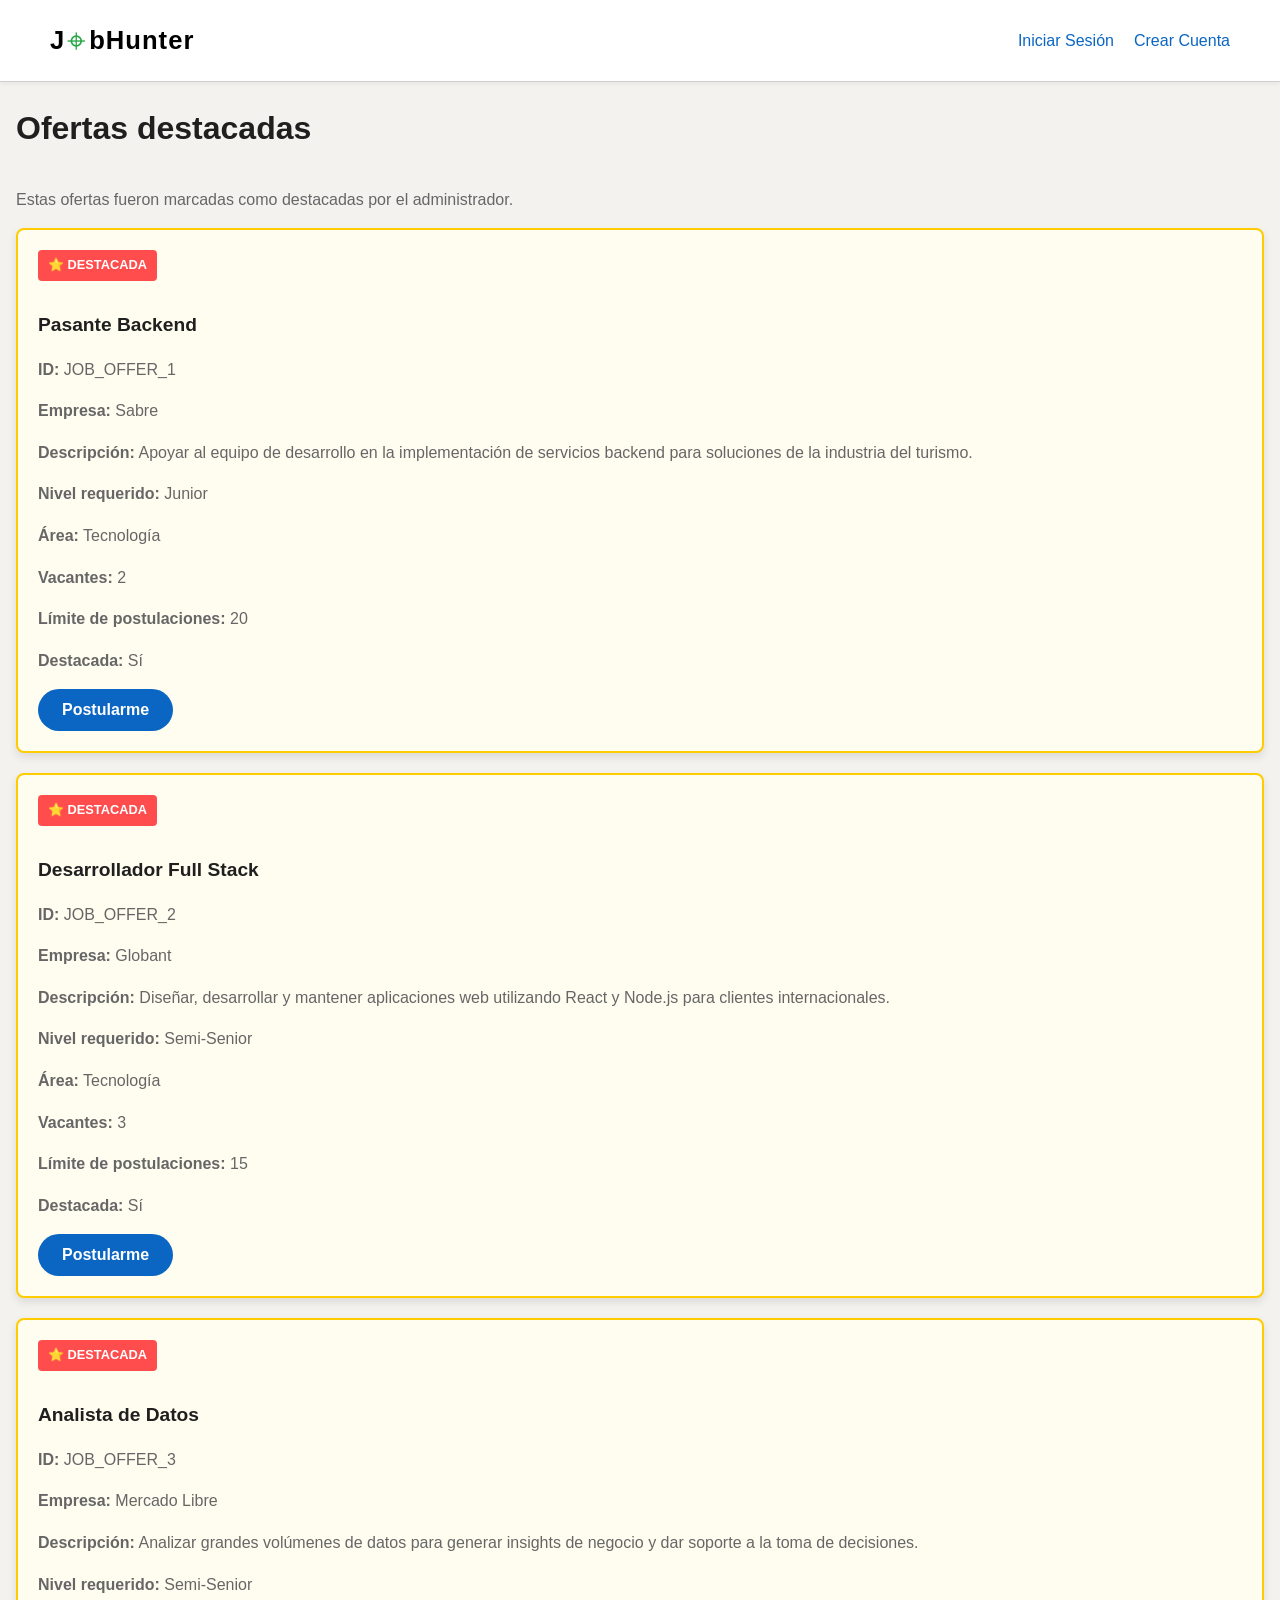
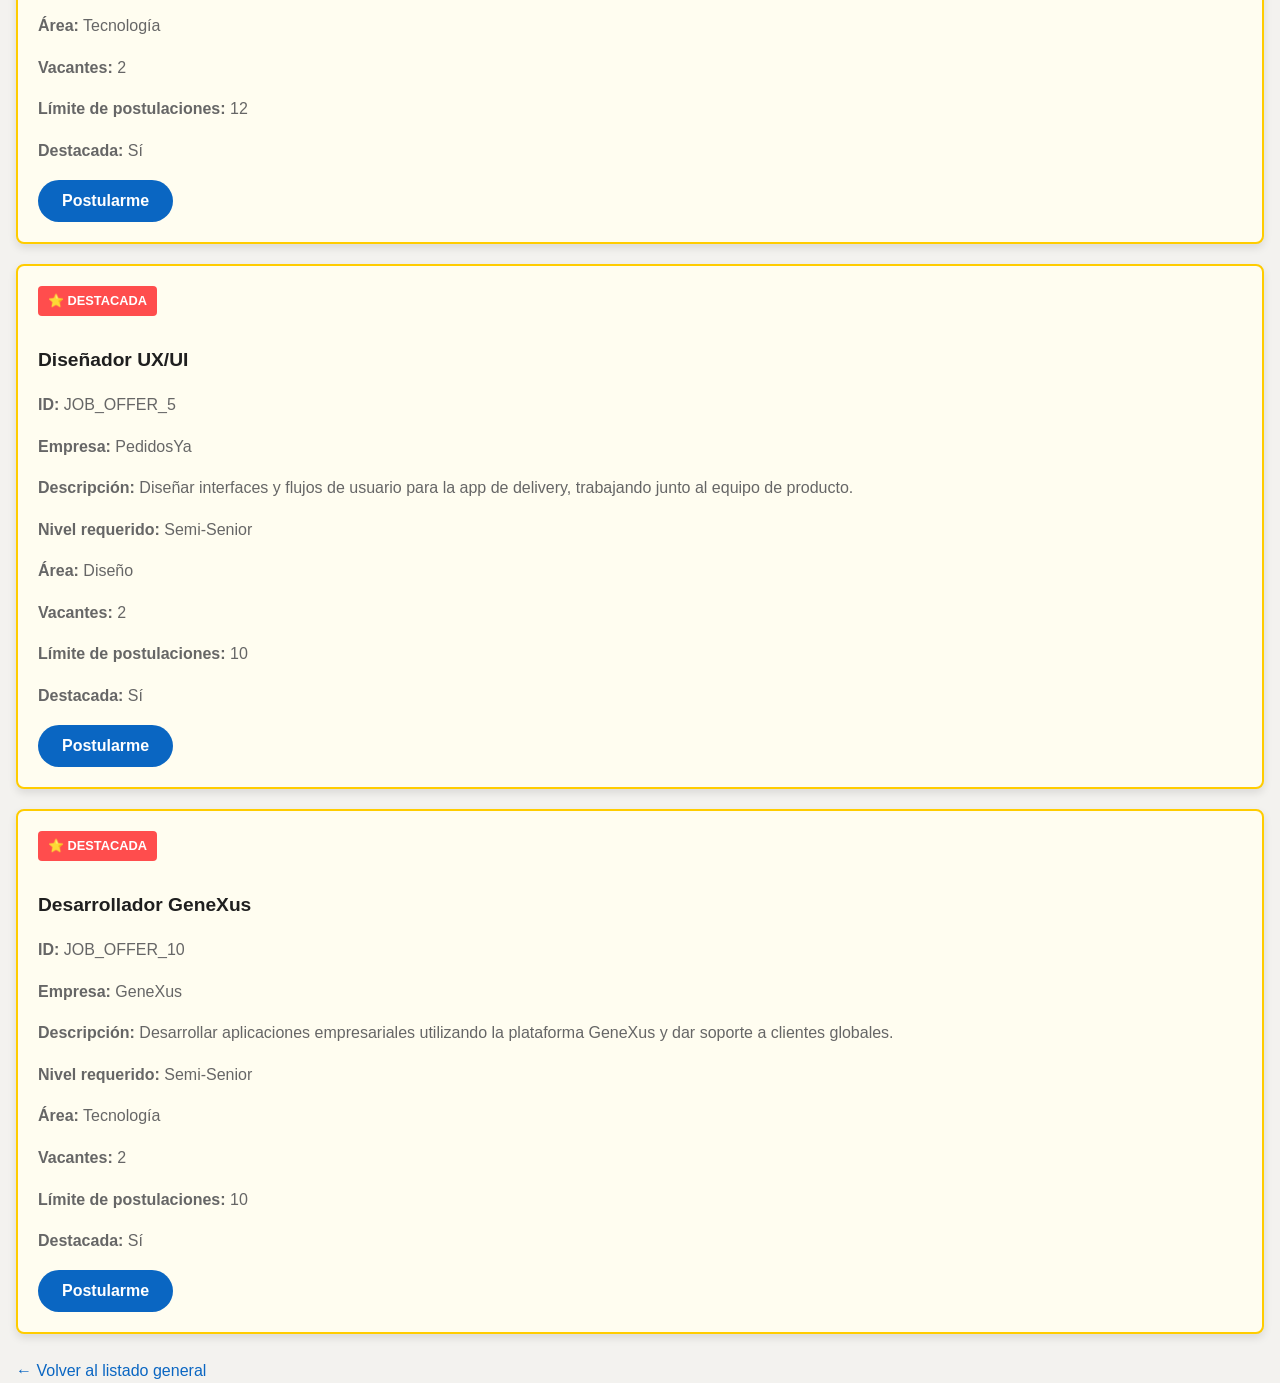
<file: ofertas_destacadas.html>
<!DOCTYPE html>
<html lang="es">
<head>
    <meta charset="UTF-8">
    <meta name="viewport" content="width=device-width, initial-scale=1.0">
    <title>JobHunter - Ofertas Destacadas</title>
    <link rel="stylesheet" href="estilos.css">
    <style>
        /* Estilos específicos para hacerlas más llamativas */
        .card-destacada {
            border: 2px solid #ffcc00;
            background-color: #fffdf0;
            padding: 20px;
            margin-bottom: 20px;
            border-radius: 8px;
            box-shadow: 0 4px 8px rgba(0,0,0,0.1);
            position: relative;
        }
        .etiqueta-urgente {
            background-color: #ff4d4d;
            color: white;
            padding: 5px 10px;
            font-weight: bold;
            font-size: 0.8rem;
            border-radius: 4px;
            display: inline-block;
            margin-bottom: 10px;
        }
    </style>
</head>
<body class="pagina-interna">

<header>
    <nav class="navbar">
        <div class="logo">
            <a href="index.html">J<span class="mira-logo">⌖</span>bHunter</a>
        </div>
        
        <ul class="nav-links">
            <li id="liLogin"><a href="login.html">Iniciar Sesión</a></li>
            <li id="liRegistro"><a href="registro.html">Crear Cuenta</a></li>
            <li id="liOfertas"><a href="ofertas.html">Ofertas disponibles</a></li>
            <li id="liDestacadas"><a href="ofertas_destacadas.html">Ofertas Destacadas</a></li>
            <li id="liMisPostulaciones"><a href="mis_postulaciones.html">Mis Postulaciones</a></li>
            <li id="liPendientes"><a href="postulaciones_pendientes.html">Postulaciones Pendientes</a></li>
            <li id="liGestion"><a href="gestion_ofertas.html">Gestionar Ofertas</a></li>
            <li id="liCrearOferta"><a href="crear_oferta.html">Crear Oferta</a></li>
            <li id="liEstadisticas"><a href="estadisticas.html">Estadísticas</a></li>
            <li id="liCerrarSesion"><a href="login.html" id="linkCerrarSesion">Cerrar Sesión</a></li>
        </ul>
    </nav>
</header>

    <div class="contenedor">
        <h1>Ofertas destacadas</h1>
        <p class="subtitulo">Estas ofertas fueron marcadas como destacadas por el administrador.</p>

        <div id="listaDestacadas" class="grid-destacados">
        </div>

        <p id="pMensajePostulacionDestacada" class="mt-2"></p>

        <div class="mt-3">
            <a href="ofertas.html" class="btn-secundario">← Volver al listado general</a>
        </div>
    </div>

    <script src="js/ofertas.js"></script>
    <script src="js/nav.js"></script>
</body>
</html>
</file>
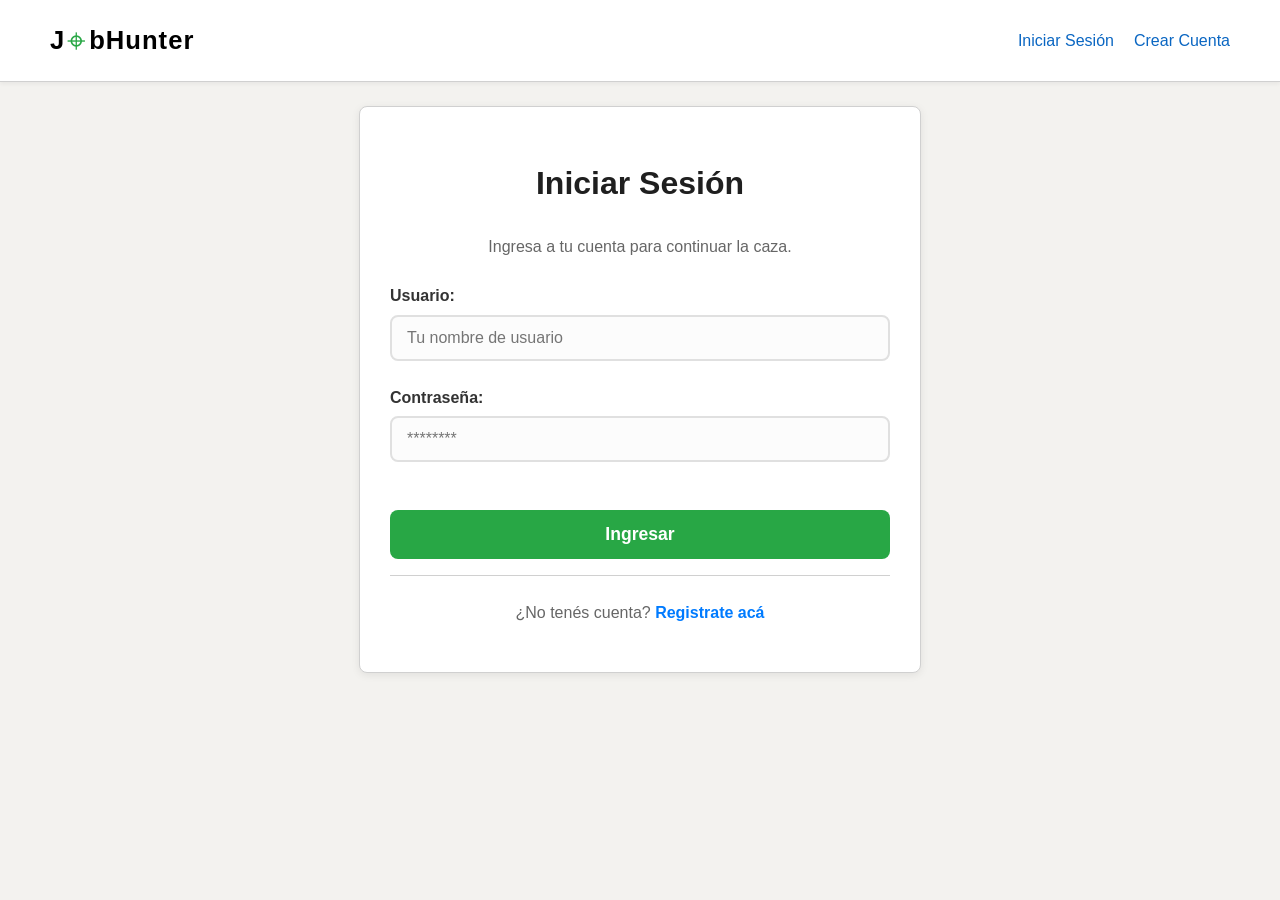
<file: postulaciones_pendientes.html>
<!DOCTYPE html>
<html lang="es">
<head>
    <meta charset="UTF-8">
    <title>Postulaciones pendientes - Administrador</title>
    <link rel="stylesheet" href="estilos.css">
</head>
<body class="pagina-interna">

<header>
    <nav class="navbar">
        <div class="logo">
            <a href="index.html">J<span class="mira-logo">⌖</span>bHunter</a>
        </div>
        
        <ul class="nav-links">
            <li id="liLogin"><a href="login.html">Iniciar Sesión</a></li>
            <li id="liRegistro"><a href="registro.html">Crear Cuenta</a></li>
            <li id="liOfertas"><a href="ofertas.html">Ofertas disponibles</a></li>
            <li id="liDestacadas"><a href="ofertas_destacadas.html">Ofertas Destacadas</a></li>
            <li id="liMisPostulaciones"><a href="mis_postulaciones.html">Mis Postulaciones</a></li>
            <li id="liPendientes"><a href="postulaciones_pendientes.html">Postulaciones Pendientes</a></li>
            <li id="liGestion"><a href="gestion_ofertas.html">Gestionar Ofertas</a></li>
            <li id="liCrearOferta"><a href="crear_oferta.html">Crear Oferta</a></li>
            <li id="liEstadisticas"><a href="estadisticas.html">Estadísticas</a></li>
            <li id="liCerrarSesion"><a href="login.html" id="linkCerrarSesion">Cerrar Sesión</a></li>
        </ul>
    </nav>
</header>

    <div class="contenedor">
        <h1>Postulaciones pendientes</h1>
        <p class="subtitulo">Listado de postulaciones que aún tenés que procesar.</p>

        <div class="card">
            <table class="tabla">
                <thead>
                    <tr>
                        <th>ID Postulación</th>
                        <th>Postulante</th>
                        <th>Oferta</th>
                        <th>Empresa</th>
                        <th>Estado</th>
                        <th>Acción</th>
                    </tr>
                </thead>
                <tbody id="tbodyPostulacionesPendientes">
                </tbody>
            </table>
        </div>
    </div>

    <script src="js/postulaciones.js"></script>
    <script src="js/nav.js"></script>
</body>
</html>
</file>
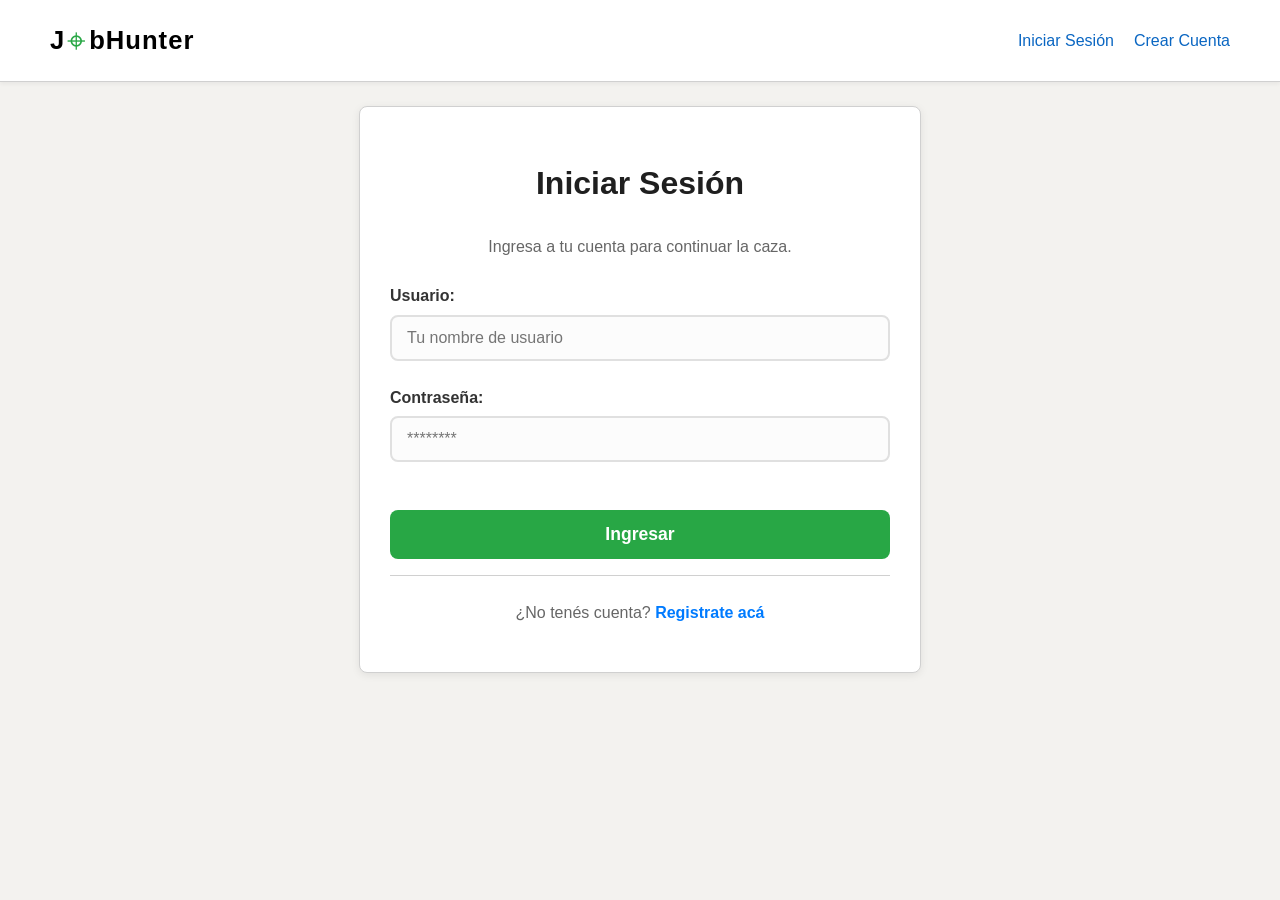
<file: procesar_postulacion.html>
<!DOCTYPE html>
<html lang="es">
<head>
    <meta charset="UTF-8">
    <title>Procesar postulación - Administrador</title>
    <link rel="stylesheet" href="estilos.css">
</head>
<body class="pagina-interna">

<header>
    <nav class="navbar">
        <div class="logo">
            <a href="index.html">J<span class="mira-logo">⌖</span>bHunter</a>
        </div>
        
        <ul class="nav-links">
            <li id="liLogin"><a href="login.html">Iniciar Sesión</a></li>
            <li id="liRegistro"><a href="registro.html">Crear Cuenta</a></li>
            <li id="liOfertas"><a href="ofertas.html">Ofertas disponibles</a></li>
            <li id="liDestacadas"><a href="ofertas_destacadas.html">Ofertas Destacadas</a></li>
            <li id="liMisPostulaciones"><a href="mis_postulaciones.html">Mis Postulaciones</a></li>
            <li id="liPendientes"><a href="postulaciones_pendientes.html">Postulaciones Pendientes</a></li>
            <li id="liGestion"><a href="gestion_ofertas.html">Gestionar Ofertas</a></li>
            <li id="liCrearOferta"><a href="crear_oferta.html">Crear Oferta</a></li>
            <li id="liEstadisticas"><a href="estadisticas.html">Estadísticas</a></li>
            <li id="liCerrarSesion"><a href="login.html" id="linkCerrarSesion">Cerrar Sesión</a></li>
        </ul>
    </nav>
</header>

    <div class="contenedor">
        <h1>Procesar postulación</h1>
        <p class="subtitulo">Revisa la información y aprobá o rechazá la postulación.</p>

        <div class="card">
            <p><strong>ID Postulación:</strong> <span id="lblIdPostulacion">JOB_1</span></p>
            <p><strong>Postulante:</strong> <span id="lblPostulante">usuario1</span></p>
            <p><strong>Oferta:</strong> <span id="lblOferta">Pasante Backend</span></p>
            <p><strong>Empresa:</strong> <span id="lblEmpresa">Sabre</span></p>
            <p><strong>Estado actual:</strong> <span id="lblEstado">Pendiente</span></p>

            <hr class="separador">

            <button type="button" id="btnAprobarPostulacion" class="boton">Aprobar postulación</button>
            <button type="button" id="btnRechazarPostulacion" class="boton boton-secundario">Rechazar postulación</button>

            <p id="pMensajeProcesar" class="mt-2"></p>

            <hr class="separador">
            <a href="postulaciones_pendientes.html" class="btn-secundario">← Volver a Postulaciones pendientes</a>
        </div>
    </div>

    <script src="js/procesar_postulacion.js"></script>
    <script src="js/nav.js"></script>
</body>
</html>
</file>
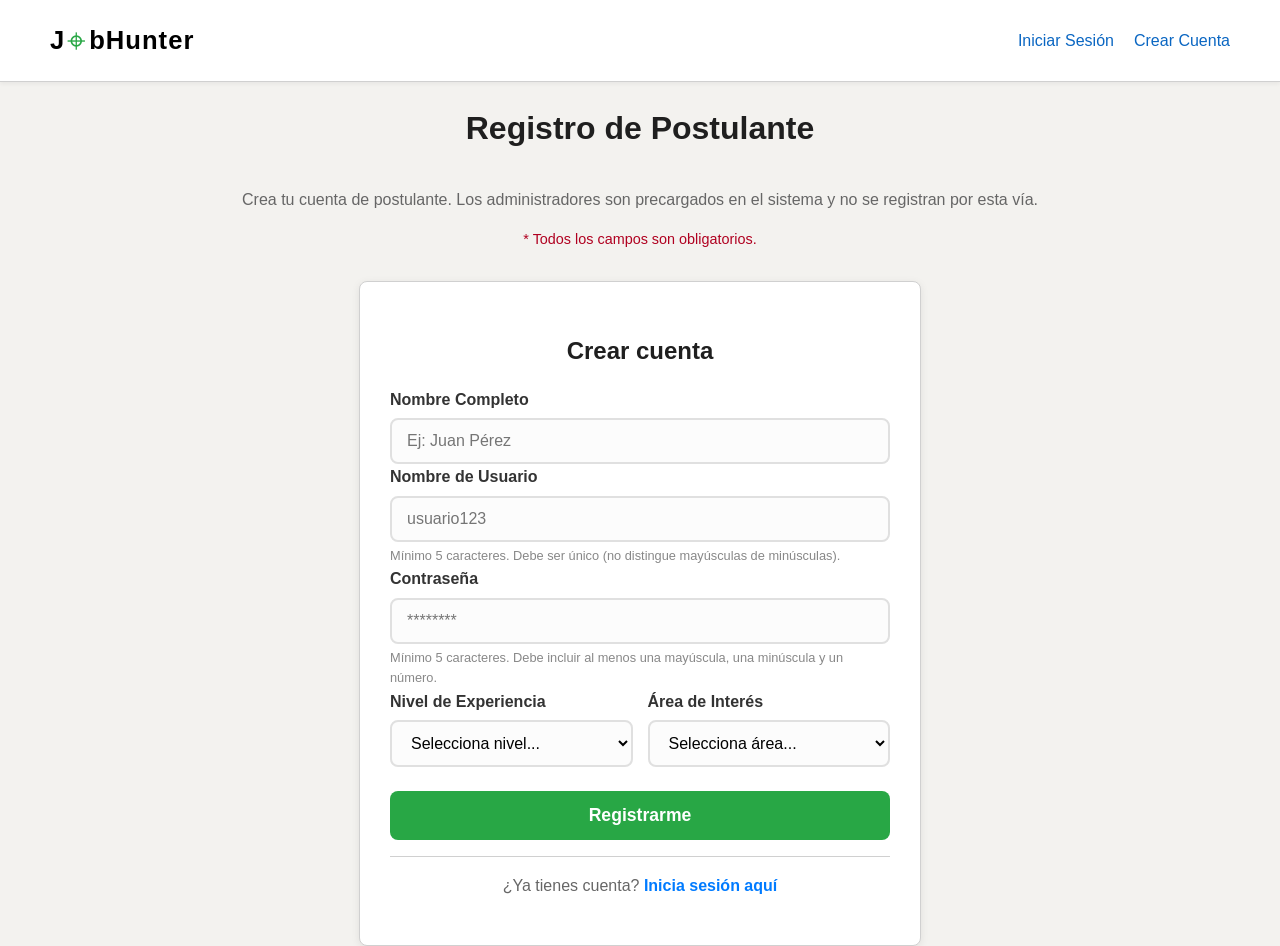
<file: registro.html>
<!DOCTYPE html>
<html lang="es">
<head>
    <meta charset="UTF-8">
    <meta name="viewport" content="width=device-width, initial-scale=1.0">
    <title>JobHunter - Registro</title>
    <link rel="stylesheet" href="estilos.css">
</head>
<body class="pagina-interna">

<header>
    <nav class="navbar">
        <div class="logo">
            <a href="index.html">J<span class="mira-logo">⌖</span>bHunter</a>
        </div>
        
        <ul class="nav-links">
            <li id="liLogin"><a href="login.html">Iniciar Sesión</a></li>
            <li id="liRegistro"><a href="registro.html">Crear Cuenta</a></li>
            <li id="liOfertas"><a href="ofertas.html">Ofertas disponibles</a></li>
            <li id="liDestacadas"><a href="ofertas_destacadas.html">Ofertas Destacadas</a></li>
            <li id="liMisPostulaciones"><a href="mis_postulaciones.html">Mis Postulaciones</a></li>
            <li id="liPendientes"><a href="postulaciones_pendientes.html">Postulaciones Pendientes</a></li>
            <li id="liGestion"><a href="gestion_ofertas.html">Gestionar Ofertas</a></li>
            <li id="liCrearOferta"><a href="crear_oferta.html">Crear Oferta</a></li>
            <li id="liEstadisticas"><a href="estadisticas.html">Estadísticas</a></li>
            <li id="liCerrarSesion"><a href="login.html" id="linkCerrarSesion">Cerrar Sesión</a></li>
        </ul>
    </nav>
</header>

    <div class="contenedor">
        <div class="cabecera-seccion text-center">
            <h1>Registro de Postulante</h1>
            <p class="subtitulo">Crea tu cuenta de postulante. Los administradores son precargados en el sistema y no se registran por esta vía.</p>
            <p style="color: #B00020; font-size: 0.9rem;">* Todos los campos son obligatorios.</p>
        </div>

        <div class="card form-card">
            <h2 class="text-center">Crear cuenta</h2>
            
            <form id="formRegistro">
                <div class="campo">
                    <label for="txtNombreCompleto">Nombre Completo</label>
                    <input type="text" id="txtNombreCompleto" placeholder="Ej: Juan Pérez">
                </div>

                <div class="campo">
                    <label for="txtUsuario">Nombre de Usuario</label>
                    <input type="text" id="txtUsuario" placeholder="usuario123">
                    <small class="ayuda-input">Mínimo 5 caracteres. Debe ser único (no distingue mayúsculas de minúsculas).</small>
                </div>

                <div class="campo">
                    <label for="txtPassword">Contraseña</label>
                    <input type="password" id="txtPassword" placeholder="********">
                    <small class="ayuda-input">Mínimo 5 caracteres. Debe incluir al menos una mayúscula, una minúscula y un número.</small>
                </div>

                <div class="campo flex-row">
                    <div class="mitad">
                        <label for="slcNivel">Nivel de Experiencia</label>
                        <select id="slcNivel">
                            <option value="" disabled selected>Selecciona nivel...</option>
                            <option value="Junior">Junior</option>
                            <option value="Semi-Senior">Semi-Senior</option>
                            <option value="Senior">Senior</option>
                        </select>
                    </div>
                    
                    <div class="mitad">
                        <label for="slcArea">Área de Interés</label>
                        <select id="slcArea">
                            <option value="" disabled selected>Selecciona área...</option>
                            <option value="Tecnología">Tecnología</option>
                            <option value="Diseño">Diseño</option>
                            <option value="Marketing">Marketing</option>
                            <option value="Administración">Administración</option>
                            <option value="Otros">Otros</option>
                        </select>
                    </div>
                </div>

                <button type="button" id="btnRegistrar" class="btn-principal mt-3">Registrarme</button>
            </form>

            <p id="pMensajeRegistro" class="mensaje-feedback"></p>
            
            <hr class="separador">
            <p class="text-center">¿Ya tienes cuenta? <a href="login.html" class="link-destacado">Inicia sesión aquí</a></p>
        </div>
    </div>

    <script src="js/datos.js"></script>
    <script src="js/nav.js"></script>
</body>
</html>
</file>
<file: estilos.css>
/*

 * Estilos CSS para Cartelera Laboral

 * Inspirado en LinkedIn - Estilo profesional

 */



body {

    font-family: Arial, Helvetica, sans-serif;

    background-color: #F3F2EF;

    color: #1F1F1F;

    line-height: 1.6;

    padding: 0;

    margin: 0;

    min-height: 100vh;

}



/* Textos */

h1, h2, h3 {

    color: #1F1F1F;

    margin-bottom: 1rem;

    font-weight: 600;

}



h1 {

    font-size: 2rem;

    margin-bottom: 1.5rem;

}



h2 {

    font-size: 1.5rem;

}



h3 {

    font-size: 1.2rem;

}



p {

    margin-bottom: 1rem;

    color: #666666;

}



/* Enlaces */

a {

    color: #0A66C2;

    text-decoration: none;

    transition: color 0.2s;

}



a:hover {

    color: #004182;

    text-decoration: underline;

}



/* Contenedores principales */

.contenedor {

    max-width: 1920px;

    margin: 0 auto;

    padding: 0 1rem;

}



.contenedor-pequeno {

    max-width: 500px;

    margin: 0 auto;

    padding: 0 1rem;

}



/* Menu nav */

nav {

    background-color: #FFFFFF;

    padding: 1rem 2rem;

    border-bottom: 1px solid #D0D0D0;

    box-shadow: 0 2px 4px rgba(0, 0, 0, 0.05);

}



nav a {

    margin-right: 1.5rem;

    font-weight: 500;

}



nav a:last-child {

    margin-right: 0;

}



/* Cards */

.card {

    background-color: #FFFFFF;

    border-radius: 8px;

    padding: 2rem;

    box-shadow: 0 2px 8px rgba(0, 0, 0, 0.08);

    border: 1px solid #D0D0D0;

    margin-bottom: 1.5rem;

}



.card-login {

    max-width: 400px;

    margin: 3rem auto;

    padding: 2.5rem;

}



/* ===== FORMULARIOS ===== */

.form-grupo {

    margin-bottom: 1.5rem;

}



.form-grupo label {

    display: block;

    margin-bottom: 0.5rem;

    font-weight: 500;

    color: #1F1F1F;

}



.form-grupo input,

.form-grupo select,

.form-grupo textarea {

    width: 100%;

    padding: 0.75rem;

    border: 1px solid #D0D0D0;

    border-radius: 4px;

    font-size: 1rem;

    font-family: Arial, Helvetica, sans-serif;

    transition: border-color 0.2s;

}



.form-grupo input:focus,

.form-grupo select:focus,

.form-grupo textarea:focus {

    outline: none;

    border-color: #0A66C2;

    box-shadow: 0 0 0 2px rgba(10, 102, 194, 0.1);

}



.form-grupo textarea {

    min-height: 100px;

    resize: vertical;

}



/* ===== BOTONES ===== */

.boton {

    background-color: #0A66C2;

    color: #FFFFFF;

    border: none;

    border-radius: 24px;

    padding: 0.75rem 1.5rem;

    font-size: 1rem;

    font-weight: 600;

    cursor: pointer;

    transition: background-color 0.2s;

    display: inline-block;

    text-align: center;

}



.boton:hover {

    background-color: #004182;

    text-decoration: none;

}



.boton:active {

    background-color: #003366;

}



.boton-secundario {

    background-color: transparent;

    color: #0A66C2;

    border: 1px solid #0A66C2;

}



.boton-secundario:hover {

    background-color: rgba(10, 102, 194, 0.05);

}



.boton-pequeno {

    padding: 0.5rem 1rem;

    font-size: 0.9rem;

}



/* ===== TABLAS ===== */

.tabla {

    width: 100%;

    border-collapse: collapse;

    background-color: #FFFFFF;

    border-radius: 8px;

    overflow: hidden;

    box-shadow: 0 2px 8px rgba(0, 0, 0, 0.08);

}



.tabla th {

    background-color: #F3F2EF;

    color: #1F1F1F;

    font-weight: 600;

    text-align: left;

    padding: 1rem;

    border-bottom: 2px solid #D0D0D0;

}



.tabla td {

    padding: 1rem;

    border-bottom: 1px solid #D0D0D0;

    color: #666666;

}



.tabla tr:last-child td {

    border-bottom: none;

}



.tabla tr:hover {

    background-color: rgba(10, 102, 194, 0.02);

}



.tabla button {

    margin: 1px;

    background-color: #0A66C2;

    color: #FFFFFF;

    border: none;

    border-radius: 4px;

    padding: 0.5rem 1rem;

    font-size: 0.9rem;

    cursor: pointer;

    transition: background-color 0.2s;

}



.tabla button:hover {

    background-color: #004182;

}



/* ===== MENSAJES ===== */

.mensaje-error {

    background-color: rgba(176, 0, 32, 0.1);

    color: #B00020;

    padding: 1rem;

    border-radius: 4px;

    border-left: 4px solid #B00020;

    margin-bottom: 1.5rem;

}



.mensaje-exito {

    background-color: rgba(5, 118, 66, 0.1);

    color: #057642;

    padding: 1rem;

    border-radius: 4px;

    border-left: 4px solid #057642;

    margin-bottom: 1.5rem;

}



/* login */

/* login */
.pagina-login {
    /* Eliminamos el display: flex del body para que no afecte al header */
    min-height: 100vh;
    background-color: #F3F2EF;
}

/* Forzamos que el contenido del login se centre sin romper el header */
.contenedor-login {
    display: flex;
    justify-content: center;
    align-items: center;
    min-height: calc(100vh - 80px); /* Restamos la altura aproximada del header */
}



/* ===== PÁGINAS INTERNAS ===== */

.pagina-interna {

    padding: 2rem 0;

}



.pagina-interna h1 {

    margin-bottom: 2rem;

}





/* utilidadaes */

.texto-centrado {

    text-align: center;

}



.mt-1 { margin-top: 0.5rem; }

.mt-2 { margin-top: 1rem; }

.mt-3 { margin-top: 1.5rem; }

.mt-4 { margin-top: 2rem; }



.mb-1 { margin-bottom: 0.5rem; }

.mb-2 { margin-bottom: 1rem; }

.mb-3 { margin-bottom: 1.5rem; }

.mb-4 { margin-bottom: 2rem; }



/* otros */

#pErrorLogin {

    margin-top: 1rem;

}



/* Para tablas existentes con border="1" */

table[border="1"] {

    border: none;

    border-collapse: collapse;

    width: 100%;

    background-color: #FFFFFF;

    border-radius: 8px;

    overflow: hidden;

    box-shadow: 0 2px 8px rgba(0, 0, 0, 0.08);

}



table[border="1"] th {

    background-color: #F3F2EF;

    color: #1F1F1F;

    font-weight: 600;

    text-align: left;

    padding: 1rem;

    border-bottom: 2px solid #D0D0D0;

}



table[border="1"] td {

    padding: 1rem;

    border-bottom: 1px solid #D0D0D0;

    color: #666666;

}



table[border="1"] tr:last-child td {

    border-bottom: none;

}



table[border="1"] tr:hover {

    background-color: rgba(10, 102, 194, 0.02);

}



table[border="1"] button {

    background-color: #0A66C2;

    color: #FFFFFF;

    border: none;

    border-radius: 4px;

    padding: 0.5rem 1rem;

    font-size: 0.9rem;

    cursor: pointer;

    transition: background-color 0.2s;

}



table[border="1"] button:hover {

    background-color: #004182;

}



/* Para hr existentes */

hr {

    border: none;

    border-top: 1px solid #D0D0D0;

    margin: 1rem 0;

}

/* GERO: Esto es lo que hace la magia del menú a la derecha */

.navbar {

    display: flex;

    justify-content: space-between;

    align-items: center;

    padding: 20px 50px;

}



.nav-links {

    display: flex;

    list-style: none;

    gap: 20px;

    margin: 0;

}

/* GERO: Esto es lo que ajusta el tamanio de las imagenes que agreguemos*/

.img-fluida {

    max-width: 100%;

    height: auto;

    border-radius: 8px; /* Opcional, para bordes redondeados */

    display: block;

}



/* Centra todo el menú secundario */

.nav-secundario {

    text-align: center;

}



/* Le da el mismo espacio a cada lado de las palabras */

.nav-secundario a {

    margin: 0 10px; /* 0 arriba/abajo, 10px izquierda/derecha */

    text-decoration: none; /* Opcional: quita el subrayado si quieres */

}



/* Reset de la lista para quitar los puntos por defecto */

.lista-descrita {

    list-style: none;

    padding: 0;

    margin: 0;

}



/* Diseño de cada ítem del menú como una "mini-tarjeta" */

.lista-descrita li {

    background-color: #f8f9fa; /* Fondo gris muy clarito */

    border-left: 4px solid #007bff; /* Acento azul a la izquierda */

    margin-bottom: 15px;

    padding: 15px 20px;

    border-radius: 0 6px 6px 0; /* Bordes redondeados excepto donde está la línea azul */

    transition: all 0.3s ease; /* Hace que cualquier cambio sea suave */

    box-shadow: 0 2px 4px rgba(0,0,0,0.05); /* Sombra súper sutil */

}



/* Efecto mágico al pasar el mouse (Hover) */

.lista-descrita li:hover {

    transform: translateX(8px); /* Desplaza el elemento un poquito hacia la derecha */

    background-color: #ffffff; /* Aclara el fondo */

    box-shadow: 0 4px 10px rgba(0,0,0,0.1); /* Hace la sombra un poco más grande */

    border-left-color: #28a745; /* La línea cambia a verde "JobHunter" */

}



/* Estilo para el enlace principal (el título) */

.lista-descrita a {

    text-decoration: none;

    color: #2c3e50; /* Azul oscuro elegante */

    font-size: 1.15em;

    display: block;

    margin-bottom: 5px;

}



/* Estilo para la descripción debajo del enlace */

.lista-descrita span {

    color: #6c757d;

    font-size: 0.9em;

    display: block;

    line-height: 1.4;

}





/* Centrado general de texto para encabezados */

.text-center {

    text-align: center;

}



.cabecera-seccion {

    margin-bottom: 30px;

}



/* Limita el ancho del formulario para que no se vea gigante en PC */

.form-card {

    max-width: 500px;

    margin: 0 auto; /* Centra la tarjeta horizontalmente */

    padding: 30px;

}



/* Mejora visual de los inputs */

input[type="text"],

input[type="password"],

select {

    width: 100%;

    box-sizing: border-box; /* Asegura que el padding no rompa el ancho */

    padding: 12px 15px;

    border: 2px solid #e0e0e0;

    border-radius: 8px;

    font-size: 1rem;

    transition: all 0.3s ease; /* Transición suave */

    background-color: #fcfcfc;

}



/* Efecto al hacer clic (focus) en la caja de texto */

input[type="text"]:focus,

input[type="password"]:focus,

select:focus {

    border-color: #007bff; /* Borde azul */

    outline: none;

    background-color: #ffffff;

    box-shadow: 0 0 8px rgba(0, 123, 255, 0.2); /* Resplandor azul */

}



/* Estilos de las etiquetas (Labels) */

.campo label {

    font-weight: 600;

    color: #333;

    display: block;

    margin-bottom: 6px;

}



/* Textos de ayuda debajo de los inputs */

.ayuda-input {

    display: block;

    color: #888;

    font-size: 0.8em;

    margin-top: 4px;

}



/* Poner los selectores uno al lado del otro en pantallas grandes */

.flex-row {

    display: flex;

    gap: 15px;

}



.mitad {

    flex: 1;

}



/* Ajustes del botón */

.btn-principal {

    background-color: #28a745;

    color: white;

    padding: 14px;

    border: none;

    border-radius: 8px;

    cursor: pointer;

    font-size: 1.1em;

    font-weight: bold;

    width: 100%;

    transition: background-color 0.3s, transform 0.1s;

}



.btn-principal:hover {

    background-color: #218838;

}



.btn-principal:active {

    transform: scale(0.98); /* Efecto de "hundimiento" al hacer clic */

}



/* Link destacado al final */

.link-destacado {

    color: #007bff;

    font-weight: bold;

    text-decoration: none;

}



.link-destacado:hover {

    text-decoration: underline;

}



/* Responsive: en celulares los selectores vuelven a estar uno debajo del otro */

@media (max-width: 500px) {

    .flex-row {

        flex-direction: column;

        gap: 0;

    }

}



/* Rediseño de la tarjeta Hero principal */

.hero.card {

    display: flex;

    align-items: center;

    justify-content: space-between;

    gap: 40px; /* Mayor separación entre el texto y la imagen */

    padding: 50px 40px; /* Espaciado interno generoso para que respire */

    background: linear-gradient(135deg, #ffffff 0%, #f4f8ff 100%); /* Degradado sutil hacia un azul muy limpio */

    border-left: 6px solid #28a745; /* Línea verde de acento característica de JobHunter */

    border-radius: 12px; /* Bordes más suavizados */

    box-shadow: 0 8px 24px rgba(0, 0, 0, 0.06); /* Sombra suave y difuminada */

    margin-bottom: 35px;

    overflow: hidden;

}



/* Control del bloque de texto */

.hero-content {

    flex: 1.2; /* Le otorga un poco más de prioridad de espacio al texto */

}



/* Título principal impactante */

.hero-content h1 {

    font-size: 3rem; /* Tamaño destacado */

    color: #2c3e50; /* Tono oscuro corporativo y elegante */

    margin-top: 0;

    margin-bottom: 12px;

    font-weight: 800; /* Tipografía bien gruesa */

    letter-spacing: -0.5px;

}



/* Subtítulo enfocado en la propuesta de valor */

.hero-content .subtitulo {

    font-size: 1.25rem;

    color: #007bff; /* Azul vibrante para captar la atención */

    font-weight: 600;

    line-height: 1.4;

    margin-bottom: 18px;

}



/* Párrafo descriptivo */

.hero-content p {

    font-size: 1.05rem;

    color: #5a6a85; /* Gris intermedio para una lectura descansada */

    line-height: 1.6;

    margin-bottom: 0;

}



/* Bloque contenedor de la imagen */

.hero-image {

    flex: 0.8; /* Espacio compacto bien balanceado */

    display: flex;

    justify-content: center;

    align-items: center;

}



/* Estilo y efectos de la imagen */

.img-fluida {

    max-width: 100%;

    height: auto;

    border-radius: 8px;

    /* Efecto de sombra proyectada ideal para ilustraciones */

    filter: drop-shadow(0 10px 20px rgba(0, 0, 0, 0.1));

    transition: transform 0.4s ease; /* Transición suave para la animación */

}



/* Animación sutil: la imagen reacciona cuando el usuario pasa el mouse sobre el Hero */

.hero.card:hover .img-fluida {

    transform: translateY(-5px) scale(1.02); /* Se eleva y expande sutilmente */

}



/* Optimización completa para dispositivos móviles */

@media (max-width: 768px) {

    .hero.card {

        flex-direction: column; /* Pasa a diseño vertical en pantallas chicas */

        text-align: center;

        padding: 35px 20px;

        gap: 30px;

    }

   

    .hero-content h1 {

        font-size: 2.2rem;

    }

   

    .hero-content .subtitulo {

        font-size: 1.15rem;

    }

   

    .hero-image {

        max-width: 80%; /* Evita que la imagen quede gigante en celulares */

    }

}



/* Aseguramos que el texto del logo se vea imponente */

.logo a {

    color: black;

    font-size: 1.6rem;

    font-weight: 800;

    text-decoration: none;

    letter-spacing: 1px;

    display: flex; /* Ayuda a alinear perfectamente la mira con las letras */

    align-items: center;

}



/* Estilo específico para la letra O transformada en mira */

.mira-logo {

    color: #28a745; /* Color verde de acento */

    font-size: 1.3em; /* Lo hacemos un poquito más grande que la J y la b */

    font-weight: normal; /* Para que el símbolo no se distorsione */

    margin: 0 2px; /* Separación sutil de las otras letras */

    line-height: 1;

    transition: transform 0.4s ease; /* Prepara el elemento para animarse suavemente */

}



/* Efecto interactivo: la mira gira al pasar el cursor */

.logo a:hover .mira-logo {

    transform: rotate(90deg) scale(1.1); /* Gira 90 grados y se agranda un 10% */

    color: #34ce57; /* Se ilumina a un verde más claro */

} 

.pagina-interna {

    padding:0;

}
</file>
